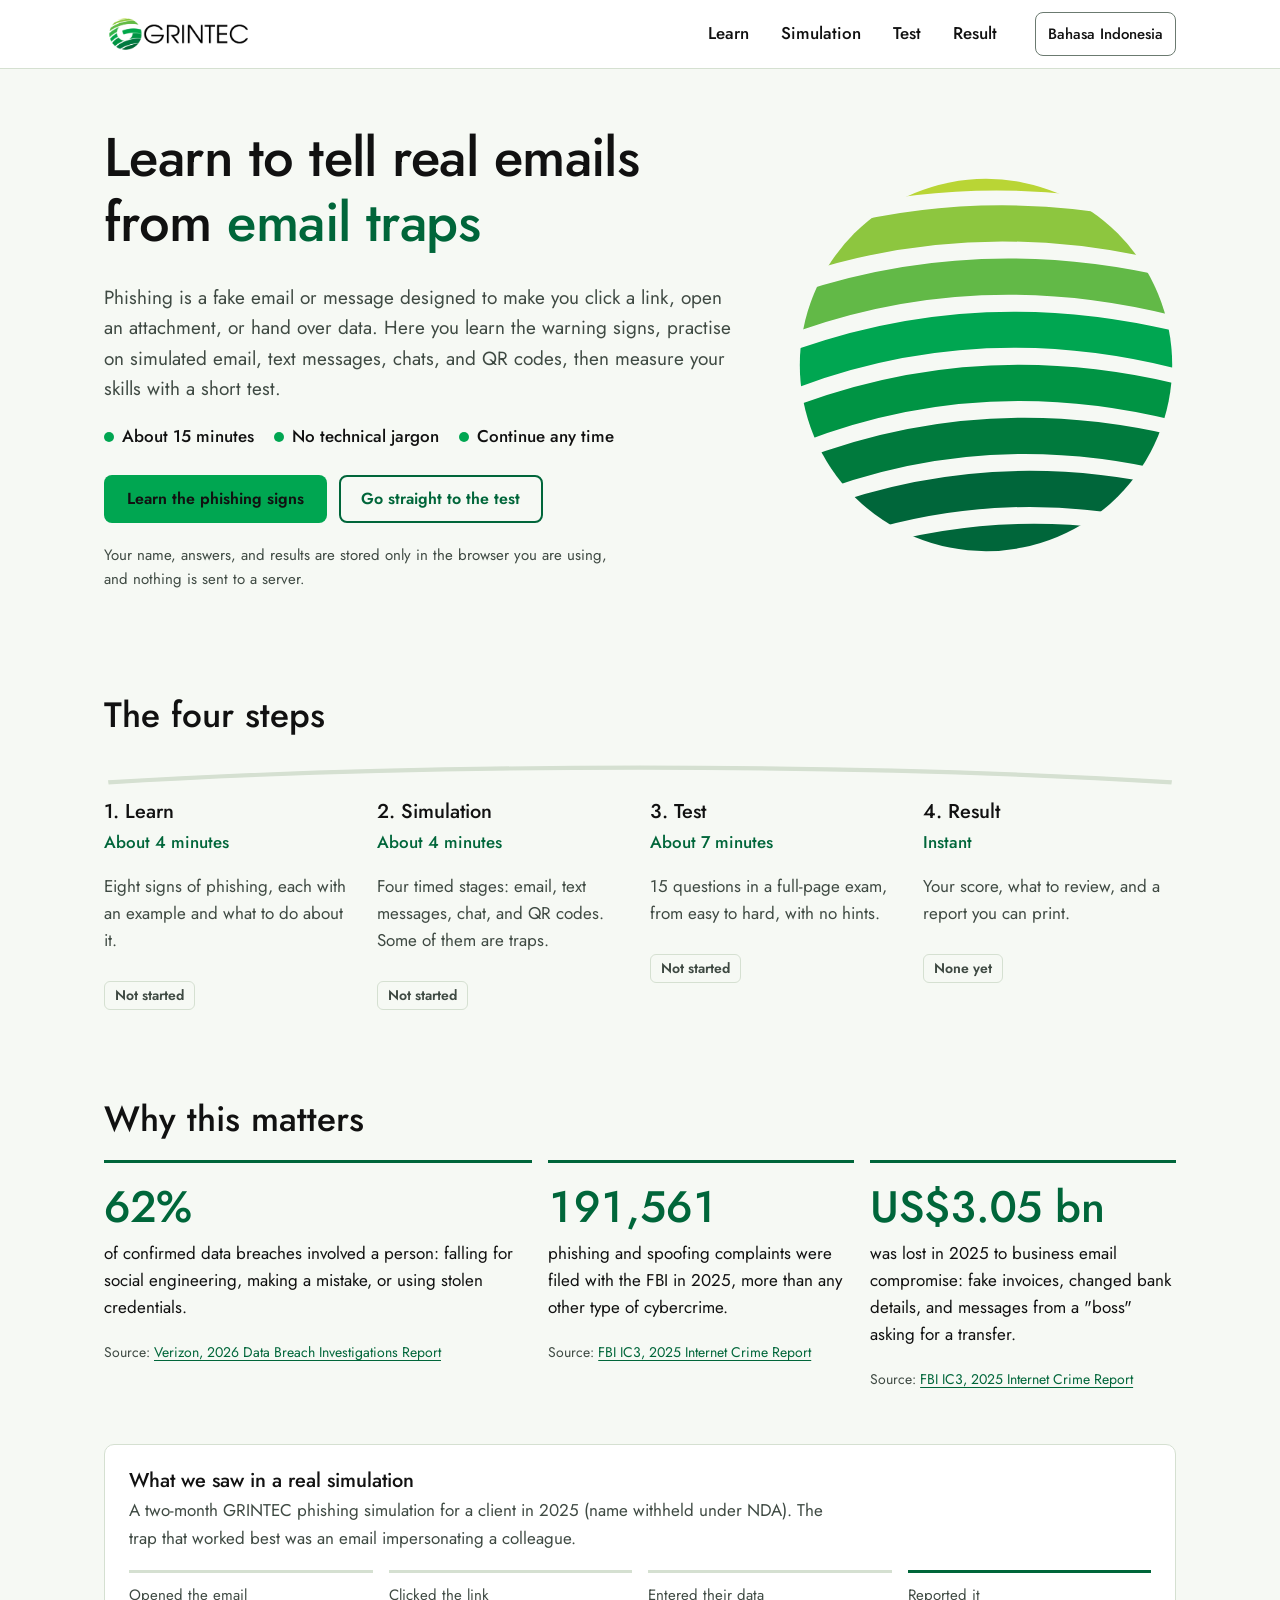
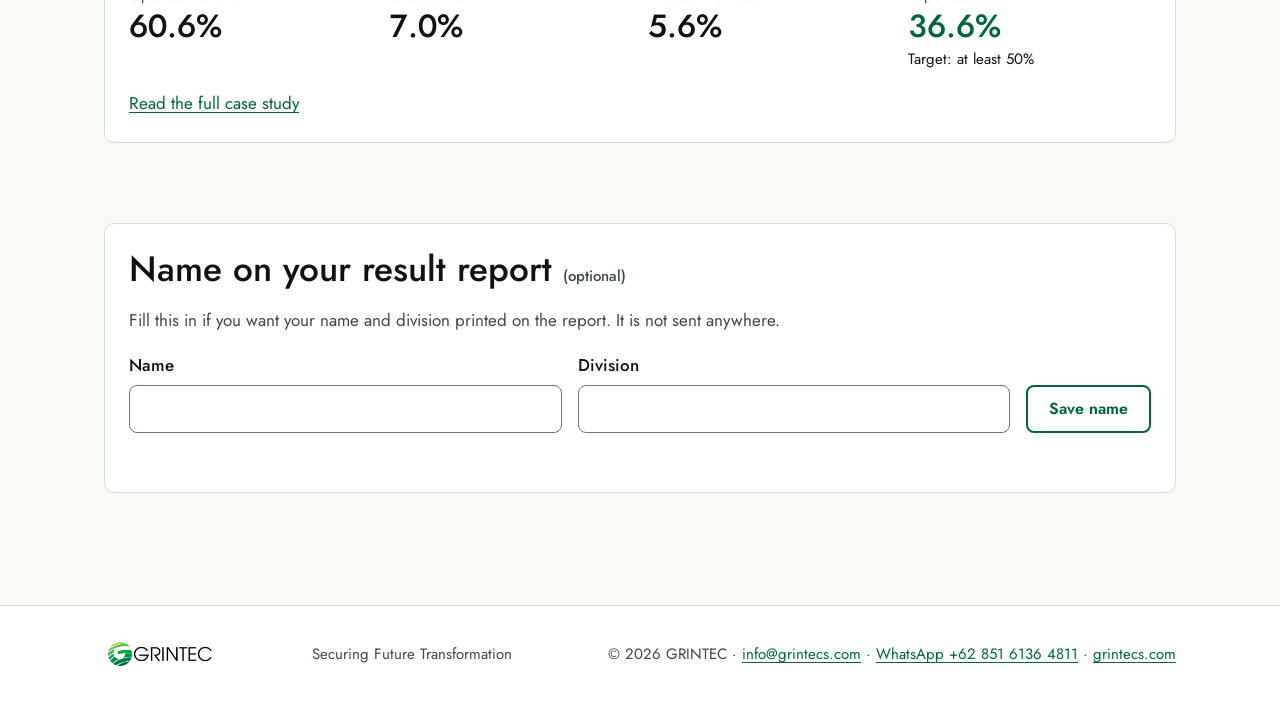
<file: index.html>
<!doctype html>
<html lang="en">
<head>
  <meta charset="utf-8">
  <meta name="viewport" content="width=device-width, initial-scale=1">
  <title>Spot Phishing | GRINTEC</title>
  <meta name="description" content="Phishing email awareness training and pre-assessment by GRINTEC.">
  <link rel="alternate" hreflang="id" href="id/index.html">
  <link rel="preload" href="assets/fonts/jost-latin-wght-normal.woff2" as="font" type="font/woff2" crossorigin>
  <link rel="stylesheet" href="assets/css/style.css">
</head>
<body>
  <a class="skip-link" href="#main">Skip to content</a>

  <header class="site-header">
    <div class="container">
      <a class="brand" href="index.html"><img src="assets/img/logo-grintec.png" alt="GRINTEC, home" width="800" height="229"></a>
      <nav class="site-nav" aria-label="Main navigation">
        <ul>
          <li><a href="learn.html">Learn</a></li>
          <li><a href="simulation.html">Simulation</a></li>
          <li><a href="assessment.html">Test</a></li>
          <li><a href="result.html">Result</a></li>
        </ul>
      </nav>
      <a class="lang-switch" href="id/index.html" lang="id" hreflang="id">Bahasa Indonesia</a>
    </div>
  </header>

  <main id="main">
    <!-- Hero -->
    <section class="hero" aria-labelledby="hero-title">
      <div class="container">
        <div>
          <h1 id="hero-title">Learn to tell real emails from <em>email traps</em></h1>
          <p class="hero-lead">Phishing is a fake email or message designed to make you click a link, open an attachment, or hand over data. Here you learn the warning signs, practise on simulated email, text messages, chats, and QR codes, then measure your skills with a short test.</p>
          <ul class="hero-meta">
            <li>About 15 minutes</li>
            <li>No technical jargon</li>
            <li>Continue any time</li>
          </ul>
          <div class="btn-row">
            <a class="btn btn-primary" href="learn.html">Learn the phishing signs</a>
            <a class="btn btn-secondary" href="assessment.html">Go straight to the test</a>
          </div>
          <p class="privacy-note">Your name, answers, and results are stored only in the browser you are using, and nothing is sent to a server.</p>
        </div>

        <!-- Curved line motif from the logo symbol, decorative -->
        <svg class="hero-motif" viewBox="0 0 400 400" aria-hidden="true" focusable="false">
          <defs><clipPath id="motif-clip"><circle cx="200" cy="200" r="196"/></clipPath></defs>
          <g clip-path="url(#motif-clip)" fill="none" stroke-width="38" stroke-linecap="butt">
            <path d="M-40 40 Q 190 -40 440 30" stroke="#B9D535"/>
            <path d="M-40 100 Q 190 10 440 85" stroke="#8DC63F"/>
            <path d="M-40 160 Q 190 65 440 140" stroke="#62B947"/>
            <path d="M-40 220 Q 190 120 440 195" stroke="#00A651"/>
            <path d="M-40 280 Q 190 175 440 250" stroke="#009444"/>
            <path d="M-40 340 Q 190 230 440 305" stroke="#007A3D"/>
            <path d="M-40 400 Q 190 285 440 360" stroke="#00663A"/>
            <path d="M-40 460 Q 190 340 440 415" stroke="#00663A"/>
          </g>
        </svg>
      </div>
    </section>

    <!-- Resume banner, shown when progress is saved -->
    <section class="resume" id="resume" hidden aria-label="Saved progress">
      <div class="container">
        <div class="panel">
          <p id="resume-text"></p>
          <div class="btn-row">
            <a class="btn btn-primary" id="resume-link" href="learn.html">Continue</a>
            <button class="btn btn-quiet" type="button" data-reset-open aria-expanded="false" aria-controls="reset-home">Start over</button>
          </div>
        </div>
        <div class="notice notice-warn confirm-box" id="reset-home" hidden>
          <p>All progress, your name, and test results in this browser will be deleted. Continue?</p>
          <div class="btn-row">
            <button class="btn btn-danger" type="button" data-reset-confirm>Yes, delete everything</button>
            <button class="btn btn-quiet" type="button" data-reset-cancel>Cancel</button>
          </div>
        </div>
      </div>
    </section>

    <!-- Four stages -->
    <section class="journey" aria-labelledby="journey-title">
      <div class="container">
        <h2 id="journey-title">The four steps</h2>
        <svg class="curve journey-curve" viewBox="0 0 1000 40" preserveAspectRatio="none" aria-hidden="true" focusable="false">
          <defs>
            <linearGradient id="g-journey" x1="0" x2="1">
              <stop offset="0" stop-color="#B9D535"/><stop offset=".5" stop-color="#00A651"/><stop offset="1" stop-color="#00663A"/>
            </linearGradient>
          </defs>
          <path class="track" d="M4 32 C 300 4, 700 4, 996 32" fill="none" stroke-width="6"/>
          <path class="fill" id="journey-fill" d="M4 32 C 300 4, 700 4, 996 32" fill="none" stroke="url(#g-journey)" stroke-width="6" stroke-linecap="butt" pathLength="100" stroke-dasharray="100" stroke-dashoffset="100"/>
        </svg>
        <ol class="stages">
          <li>
            <a href="learn.html">
              <h3>1. Learn</h3>
              <p class="time">About 4 minutes</p>
              <p class="muted">Eight signs of phishing, each with an example and what to do about it.</p>
            </a>
            <span class="stage-status" data-stage="learn">Not started</span>
          </li>
          <li>
            <a href="simulation.html">
              <h3>2. Simulation</h3>
              <p class="time">About 4 minutes</p>
              <p class="muted">Four timed stages: email, text messages, chat, and QR codes. Some of them are traps.</p>
            </a>
            <span class="stage-status" data-stage="sim">Not started</span>
          </li>
          <li>
            <a href="assessment.html">
              <h3>3. Test</h3>
              <p class="time">About 7 minutes</p>
              <p class="muted">15 questions in a full-page exam, from easy to hard, with no hints.</p>
            </a>
            <span class="stage-status" data-stage="test">Not started</span>
          </li>
          <li>
            <a href="result.html">
              <h3>4. Result</h3>
              <p class="time">Instant</p>
              <p class="muted">Your score, what to review, and a report you can print.</p>
            </a>
            <span class="stage-status" data-stage="result">None yet</span>
          </li>
        </ol>
      </div>
    </section>

    <!-- Threat statistics. Every figure links to its source.
         Checked November 2026. Update when newer editions are published. -->
    <section class="threats" aria-labelledby="threats-title">
      <div class="container">
        <h2 id="threats-title">Why this matters</h2>
        <div class="grid">
          <div class="stat">
            <span class="num">62%</span>
            <p>of confirmed data breaches involved a person: falling for social engineering, making a mistake, or using stolen credentials.</p>
            <cite>Source: <a href="https://www.verizon.com/business/resources/reports/dbir/" rel="noopener">Verizon, 2026 Data Breach Investigations Report</a></cite>
          </div>
          <div class="stat">
            <span class="num">191,561</span>
            <p>phishing and spoofing complaints were filed with the FBI in 2025, more than any other type of cybercrime.</p>
            <cite>Source: <a href="https://www.ic3.gov/AnnualReport/Reports/2025_IC3Report.pdf" rel="noopener">FBI IC3, 2025 Internet Crime Report</a></cite>
          </div>
          <div class="stat">
            <span class="num">US$3.05 bn</span>
            <p>was lost in 2025 to business email compromise: fake invoices, changed bank details, and messages from a "boss" asking for a transfer.</p>
            <cite>Source: <a href="https://www.ic3.gov/AnnualReport/Reports/2025_IC3Report.pdf" rel="noopener">FBI IC3, 2025 Internet Crime Report</a></cite>
          </div>
        </div>

        <!-- GRINTEC's own case study: real client data, client name withheld under NDA -->
        <div class="case">
          <div class="case-head">
            <h3>What we saw in a real simulation</h3>
            <p class="muted">A two-month GRINTEC phishing simulation for a client in 2025 (name withheld under NDA). The trap that worked best was an email impersonating a colleague.</p>
          </div>
          <dl class="case-figures">
            <div><dt>Opened the email</dt><dd>60.6%</dd></div>
            <div><dt>Clicked the link</dt><dd>7.0%</dd></div>
            <div><dt>Entered their data</dt><dd>5.6%</dd></div>
            <div class="case-key"><dt>Reported it</dt><dd>36.6%</dd><span class="small">Target: at least 50%</span></div>
          </dl>
          <a href="https://grintecs.com/en/works/phishing-simulation-casestudy/" rel="noopener">Read the full case study</a>
        </div>
      </div>
    </section>

    <!-- Optional identity, shown on the result page only -->
    <section class="identity" aria-labelledby="identity-title">
      <div class="container">
        <div class="panel">
          <h2 id="identity-title">Name on your result report <span class="muted small">(optional)</span></h2>
          <p class="muted">Fill this in if you want your name and division printed on the report. It is not sent anywhere.</p>
          <form id="identity-form" novalidate>
            <div class="field">
              <label for="f-name">Name</label>
              <input id="f-name" name="name" type="text" autocomplete="name" maxlength="60">
            </div>
            <div class="field">
              <label for="f-division">Division</label>
              <input id="f-division" name="division" type="text" autocomplete="organization-title" maxlength="60">
            </div>
            <button class="btn btn-secondary" type="submit">Save name</button>
          </form>
          <p class="form-status" id="identity-status" role="status"></p>
        </div>
      </div>
    </section>
  </main>

  <footer class="site-footer">
    <div class="container">
      <img src="assets/img/logo-grintec.png" alt="GRINTEC" width="800" height="229">
      <p>Securing Future Transformation</p>
      <p>© 2026 GRINTEC · <a href="mailto:info@grintecs.com">info@grintecs.com</a> · <a href="https://wa.me/6285161364811" rel="noopener">WhatsApp +62 851 6136 4811</a> · <a href="https://grintecs.com/en/" rel="noopener">grintecs.com</a></p>
    </div>
  </footer>

  <script src="assets/js/i18n.js"></script>
  <script src="assets/js/app.js"></script>
</body>
</html>
</file>
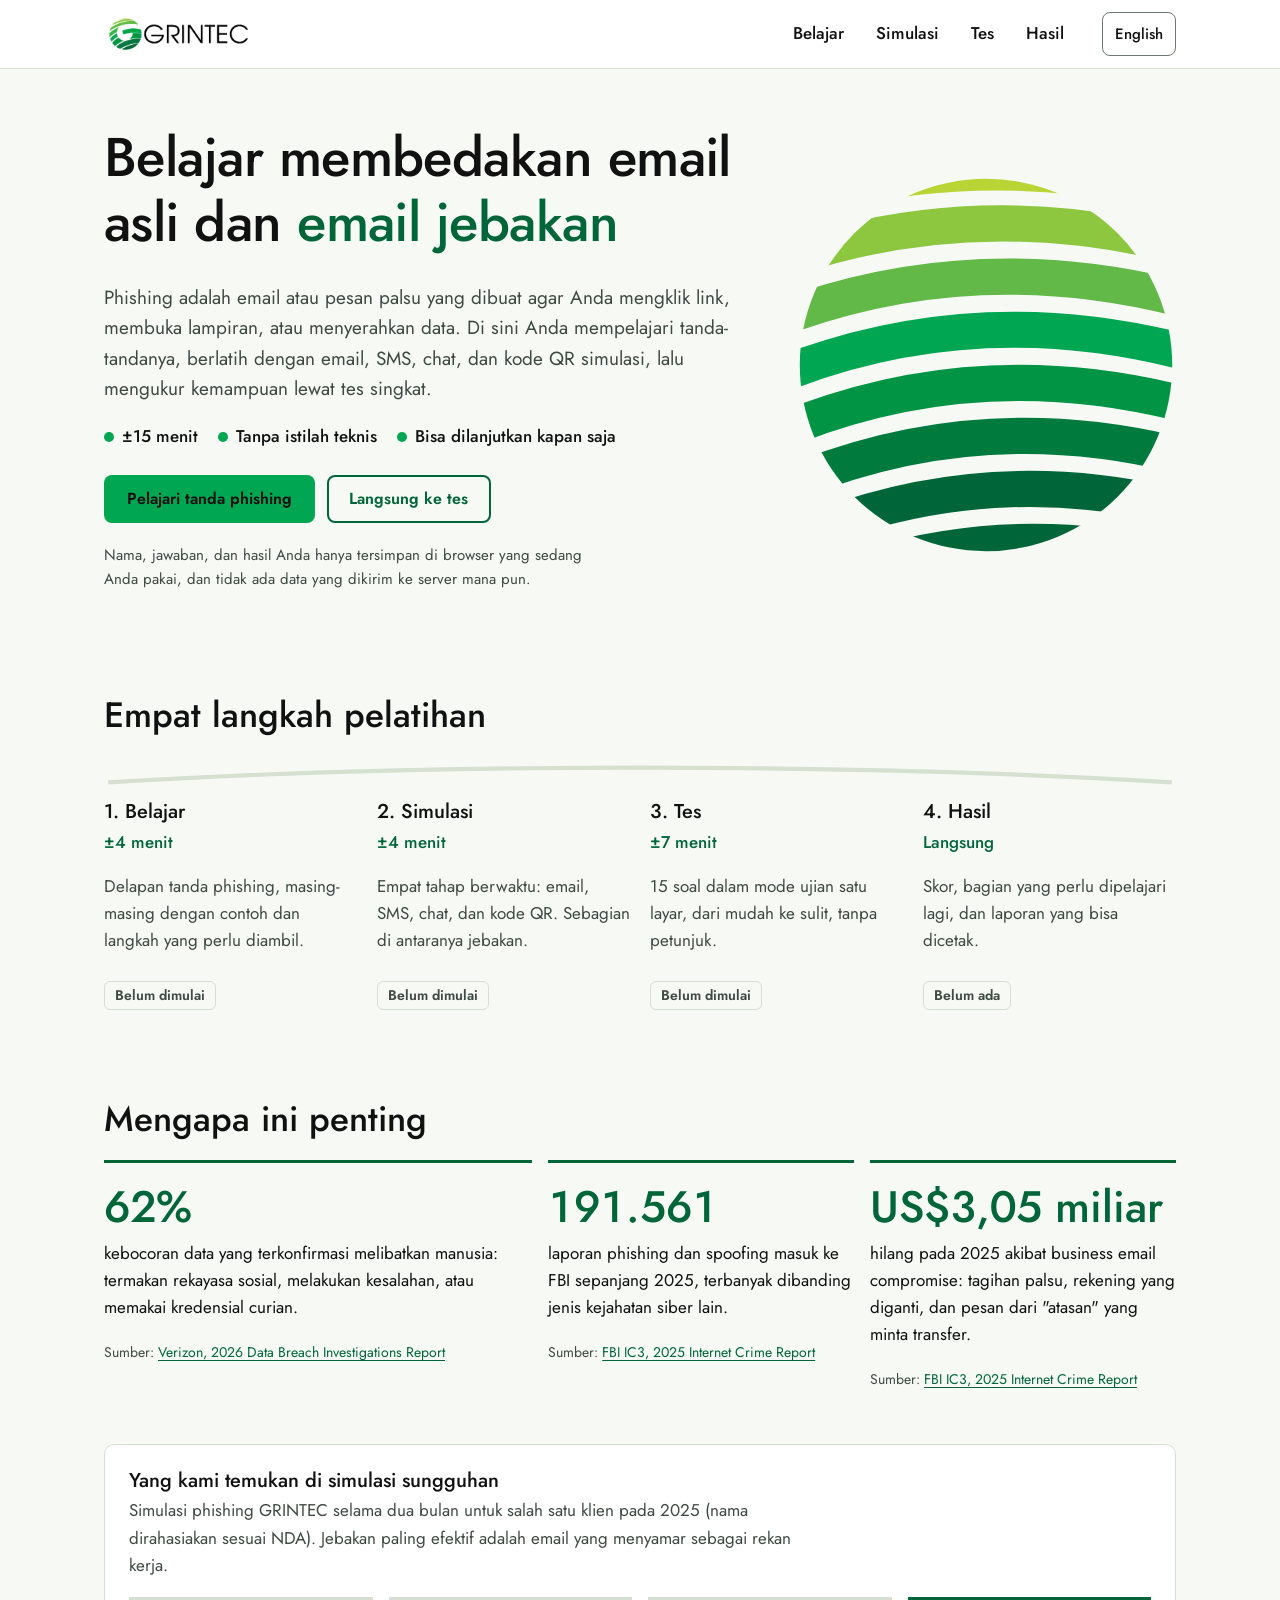
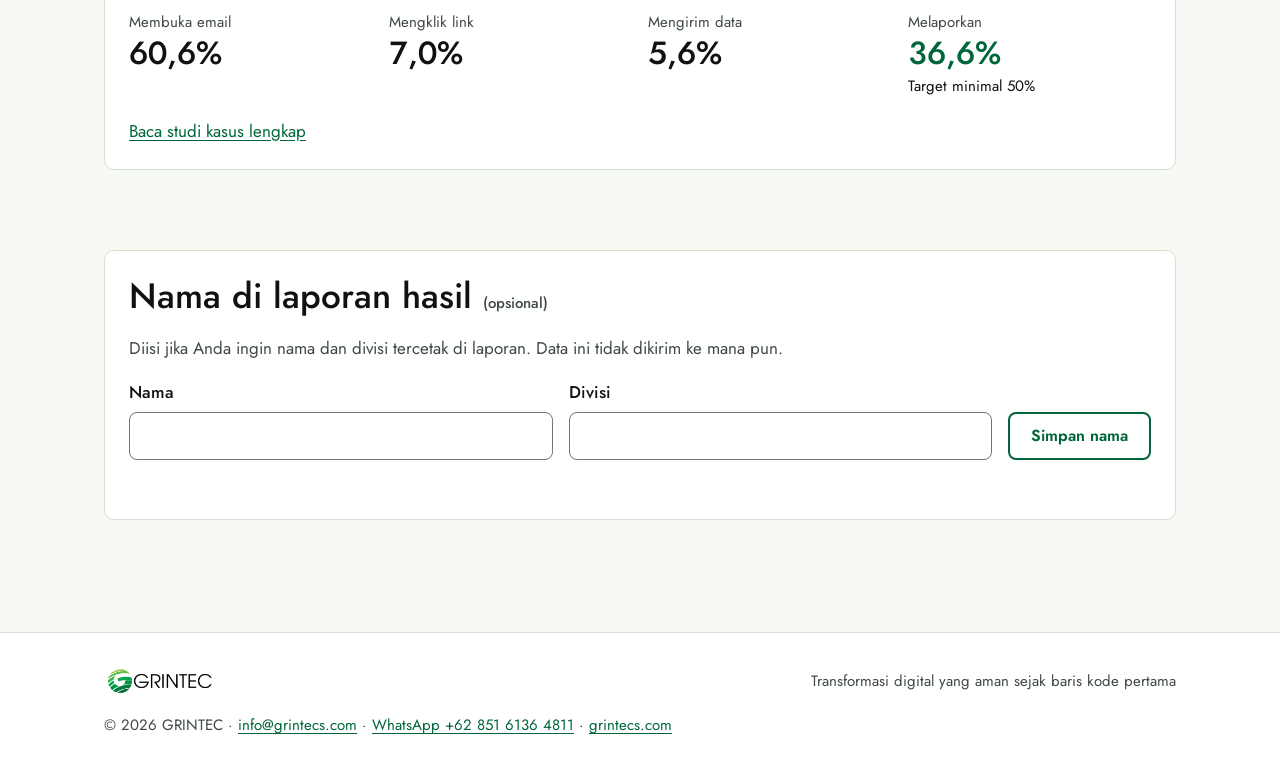
<file: id/index.html>
<!doctype html>
<html lang="id">
<head>
  <meta charset="utf-8">
  <meta name="viewport" content="width=device-width, initial-scale=1">
  <title>Kenali Phishing | GRINTEC</title>
  <meta name="description" content="Materi edukasi dan pre-assessment deteksi email phishing dari GRINTEC.">
  <link rel="alternate" hreflang="en" href="../index.html">
  <link rel="preload" href="../assets/fonts/jost-latin-wght-normal.woff2" as="font" type="font/woff2" crossorigin>
  <link rel="stylesheet" href="../assets/css/style.css">
</head>
<body>
  <a class="skip-link" href="#main">Lewati ke konten</a>

  <header class="site-header">
    <div class="container">
      <a class="brand" href="index.html"><img src="../assets/img/logo-grintec.png" alt="GRINTEC, ke beranda" width="800" height="229"></a>
      <nav class="site-nav" aria-label="Navigasi utama">
        <ul>
          <li><a href="learn.html">Belajar</a></li>
          <li><a href="simulation.html">Simulasi</a></li>
          <li><a href="assessment.html">Tes</a></li>
          <li><a href="result.html">Hasil</a></li>
        </ul>
      </nav>
      <a class="lang-switch" href="../index.html" lang="en" hreflang="en">English</a>
    </div>
  </header>

  <main id="main">
    <!-- Hero -->
    <section class="hero" aria-labelledby="hero-title">
      <div class="container">
        <div>
          <h1 id="hero-title">Belajar membedakan email asli dan <em>email jebakan</em></h1>
          <p class="hero-lead">Phishing adalah email atau pesan palsu yang dibuat agar Anda mengklik link, membuka lampiran, atau menyerahkan data. Di sini Anda mempelajari tanda-tandanya, berlatih dengan email, SMS, chat, dan kode QR simulasi, lalu mengukur kemampuan lewat tes singkat.</p>
          <ul class="hero-meta">
            <li>±15 menit</li>
            <li>Tanpa istilah teknis</li>
            <li>Bisa dilanjutkan kapan saja</li>
          </ul>
          <div class="btn-row">
            <a class="btn btn-primary" href="learn.html">Pelajari tanda phishing</a>
            <a class="btn btn-secondary" href="assessment.html">Langsung ke tes</a>
          </div>
          <p class="privacy-note">Nama, jawaban, dan hasil Anda hanya tersimpan di browser yang sedang Anda pakai, dan tidak ada data yang dikirim ke server mana pun.</p>
        </div>

        <!-- Motif garis lengkung dari simbol logo, dekoratif -->
        <svg class="hero-motif" viewBox="0 0 400 400" aria-hidden="true" focusable="false">
          <defs><clipPath id="motif-clip"><circle cx="200" cy="200" r="196"/></clipPath></defs>
          <g clip-path="url(#motif-clip)" fill="none" stroke-width="38" stroke-linecap="butt">
            <path d="M-40 40 Q 190 -40 440 30" stroke="#B9D535"/>
            <path d="M-40 100 Q 190 10 440 85" stroke="#8DC63F"/>
            <path d="M-40 160 Q 190 65 440 140" stroke="#62B947"/>
            <path d="M-40 220 Q 190 120 440 195" stroke="#00A651"/>
            <path d="M-40 280 Q 190 175 440 250" stroke="#009444"/>
            <path d="M-40 340 Q 190 230 440 305" stroke="#007A3D"/>
            <path d="M-40 400 Q 190 285 440 360" stroke="#00663A"/>
            <path d="M-40 460 Q 190 340 440 415" stroke="#00663A"/>
          </g>
        </svg>
      </div>
    </section>

    <!-- Banner lanjutkan, muncul jika ada progres tersimpan -->
    <section class="resume" id="resume" hidden aria-label="Progres tersimpan">
      <div class="container">
        <div class="panel">
          <p id="resume-text"></p>
          <div class="btn-row">
            <a class="btn btn-primary" id="resume-link" href="learn.html">Lanjutkan</a>
            <button class="btn btn-quiet" type="button" data-reset-open aria-expanded="false" aria-controls="reset-home">Mulai ulang</button>
          </div>
        </div>
        <div class="notice notice-warn confirm-box" id="reset-home" hidden>
          <p>Semua progres, nama, dan hasil tes di browser ini akan dihapus. Lanjutkan?</p>
          <div class="btn-row">
            <button class="btn btn-danger" type="button" data-reset-confirm>Ya, hapus semua</button>
            <button class="btn btn-quiet" type="button" data-reset-cancel>Batal</button>
          </div>
        </div>
      </div>
    </section>

    <!-- Alur empat tahap -->
    <section class="journey" aria-labelledby="journey-title">
      <div class="container">
        <h2 id="journey-title">Empat langkah pelatihan</h2>
        <svg class="curve journey-curve" viewBox="0 0 1000 40" preserveAspectRatio="none" aria-hidden="true" focusable="false">
          <defs>
            <linearGradient id="g-journey" x1="0" x2="1">
              <stop offset="0" stop-color="#B9D535"/><stop offset=".5" stop-color="#00A651"/><stop offset="1" stop-color="#00663A"/>
            </linearGradient>
          </defs>
          <path class="track" d="M4 32 C 300 4, 700 4, 996 32" fill="none" stroke-width="6"/>
          <path class="fill" id="journey-fill" d="M4 32 C 300 4, 700 4, 996 32" fill="none" stroke="url(#g-journey)" stroke-width="6" stroke-linecap="butt" pathLength="100" stroke-dasharray="100" stroke-dashoffset="100"/>
        </svg>
        <ol class="stages">
          <li>
            <a href="learn.html">
              <h3>1. Belajar</h3>
              <p class="time">±4 menit</p>
              <p class="muted">Delapan tanda phishing, masing-masing dengan contoh dan langkah yang perlu diambil.</p>
            </a>
            <span class="stage-status" data-stage="learn">Belum dimulai</span>
          </li>
          <li>
            <a href="simulation.html">
              <h3>2. Simulasi</h3>
              <p class="time">±4 menit</p>
              <p class="muted">Empat tahap berwaktu: email, SMS, chat, dan kode QR. Sebagian di antaranya jebakan.</p>
            </a>
            <span class="stage-status" data-stage="sim">Belum dimulai</span>
          </li>
          <li>
            <a href="assessment.html">
              <h3>3. Tes</h3>
              <p class="time">±7 menit</p>
              <p class="muted">15 soal dalam mode ujian satu layar, dari mudah ke sulit, tanpa petunjuk.</p>
            </a>
            <span class="stage-status" data-stage="test">Belum dimulai</span>
          </li>
          <li>
            <a href="result.html">
              <h3>4. Hasil</h3>
              <p class="time">Langsung</p>
              <p class="muted">Skor, bagian yang perlu dipelajari lagi, dan laporan yang bisa dicetak.</p>
            </a>
            <span class="stage-status" data-stage="result">Belum ada</span>
          </li>
        </ol>
      </div>
    </section>

    <!-- Statistik ancaman. Setiap angka terhubung ke sumbernya.
         Dicek November 2026. Perbarui saat edisi baru terbit. -->
    <section class="threats" aria-labelledby="threats-title">
      <div class="container">
        <h2 id="threats-title">Mengapa ini penting</h2>
        <div class="grid">
          <div class="stat">
            <span class="num">62%</span>
            <p>kebocoran data yang terkonfirmasi melibatkan manusia: termakan rekayasa sosial, melakukan kesalahan, atau memakai kredensial curian.</p>
            <cite>Sumber: <a href="https://www.verizon.com/business/resources/reports/dbir/" rel="noopener">Verizon, 2026 Data Breach Investigations Report</a></cite>
          </div>
          <div class="stat">
            <span class="num">191.561</span>
            <p>laporan phishing dan spoofing masuk ke FBI sepanjang 2025, terbanyak dibanding jenis kejahatan siber lain.</p>
            <cite>Sumber: <a href="https://www.ic3.gov/AnnualReport/Reports/2025_IC3Report.pdf" rel="noopener">FBI IC3, 2025 Internet Crime Report</a></cite>
          </div>
          <div class="stat">
            <span class="num">US$3,05 miliar</span>
            <p>hilang pada 2025 akibat business email compromise: tagihan palsu, rekening yang diganti, dan pesan dari "atasan" yang minta transfer.</p>
            <cite>Sumber: <a href="https://www.ic3.gov/AnnualReport/Reports/2025_IC3Report.pdf" rel="noopener">FBI IC3, 2025 Internet Crime Report</a></cite>
          </div>
        </div>

        <!-- Studi kasus GRINTEC sendiri: data klien nyata, nama klien dirahasiakan (NDA) -->
        <div class="case">
          <div class="case-head">
            <h3>Yang kami temukan di simulasi sungguhan</h3>
            <p class="muted">Simulasi phishing GRINTEC selama dua bulan untuk salah satu klien pada 2025 (nama dirahasiakan sesuai NDA). Jebakan paling efektif adalah email yang menyamar sebagai rekan kerja.</p>
          </div>
          <dl class="case-figures">
            <div><dt>Membuka email</dt><dd>60,6%</dd></div>
            <div><dt>Mengklik link</dt><dd>7,0%</dd></div>
            <div><dt>Mengirim data</dt><dd>5,6%</dd></div>
            <div class="case-key"><dt>Melaporkan</dt><dd>36,6%</dd><span class="small">Target minimal 50%</span></div>
          </dl>
          <a href="https://grintecs.com/id/works/phishing-simulation-casestudy/" rel="noopener">Baca studi kasus lengkap</a>
        </div>
      </div>
    </section>

    <!-- Identitas opsional, hanya untuk ditampilkan di halaman hasil -->
    <section class="identity" aria-labelledby="identity-title">
      <div class="container">
        <div class="panel">
          <h2 id="identity-title">Nama di laporan hasil <span class="muted small">(opsional)</span></h2>
          <p class="muted">Diisi jika Anda ingin nama dan divisi tercetak di laporan. Data ini tidak dikirim ke mana pun.</p>
          <form id="identity-form" novalidate>
            <div class="field">
              <label for="f-name">Nama</label>
              <input id="f-name" name="name" type="text" autocomplete="name" maxlength="60">
            </div>
            <div class="field">
              <label for="f-division">Divisi</label>
              <input id="f-division" name="division" type="text" autocomplete="organization-title" maxlength="60">
            </div>
            <button class="btn btn-secondary" type="submit">Simpan nama</button>
          </form>
          <p class="form-status" id="identity-status" role="status"></p>
        </div>
      </div>
    </section>
  </main>

  <footer class="site-footer">
    <div class="container">
      <img src="../assets/img/logo-grintec.png" alt="GRINTEC" width="800" height="229">
      <p>Transformasi digital yang aman sejak baris kode pertama</p>
      <p>© 2026 GRINTEC · <a href="mailto:info@grintecs.com">info@grintecs.com</a> · <a href="https://wa.me/6285161364811" rel="noopener">WhatsApp +62 851 6136 4811</a> · <a href="https://grintecs.com/id/" rel="noopener">grintecs.com</a></p>
    </div>
  </footer>

  <script src="../assets/js/i18n.js"></script>
  <script src="../assets/js/app.js"></script>
</body>
</html>
</file>
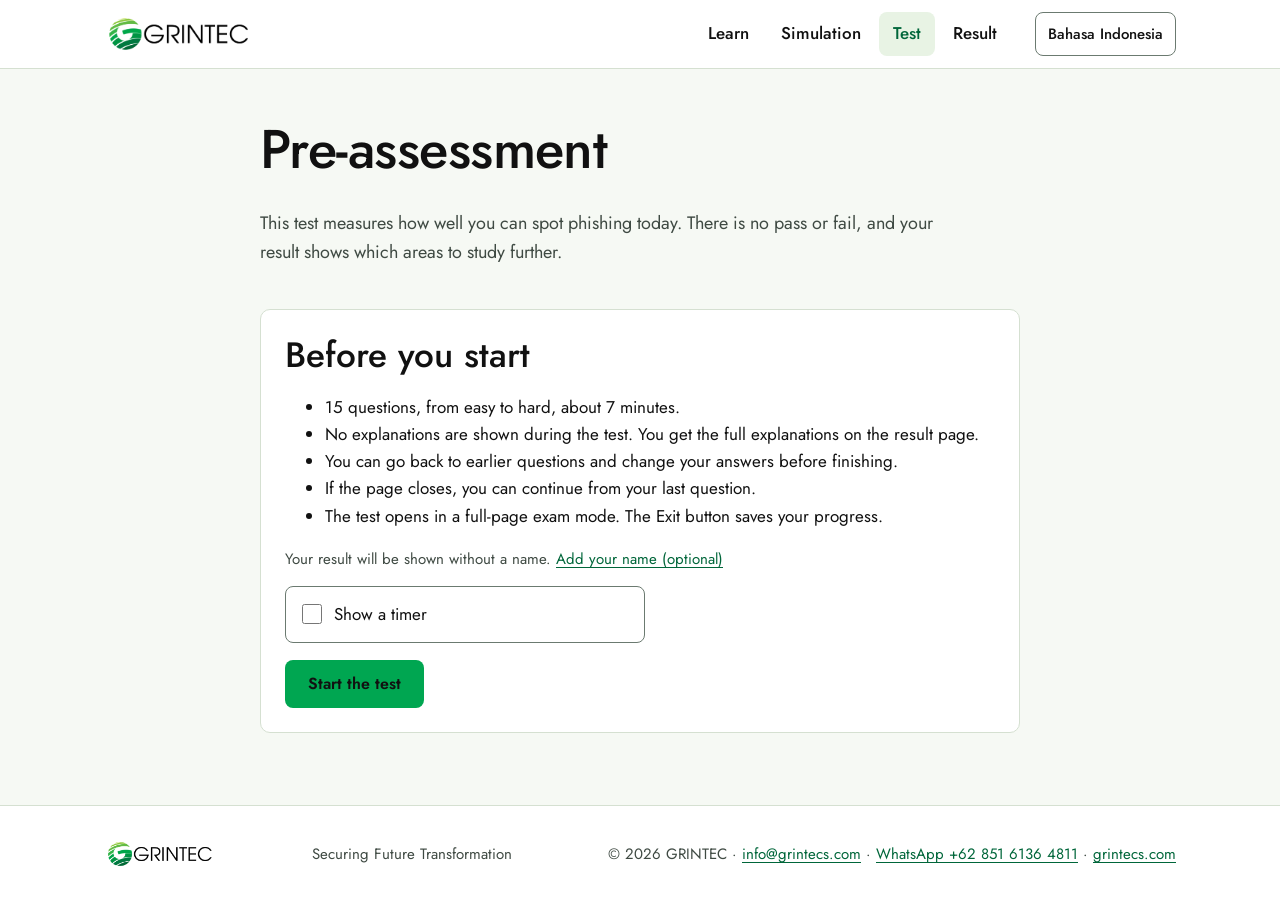
<file: assessment.html>
<!doctype html>
<html lang="en">
<head>
  <meta charset="utf-8">
  <meta name="viewport" content="width=device-width, initial-scale=1">
  <title>Phishing Pre-Assessment | GRINTEC</title>
  <meta name="description" content="A short test to measure your starting ability to spot phishing.">
  <link rel="alternate" hreflang="id" href="id/assessment.html">
  <link rel="preload" href="assets/fonts/jost-latin-wght-normal.woff2" as="font" type="font/woff2" crossorigin>
  <link rel="stylesheet" href="assets/css/style.css">
</head>
<body>
  <a class="skip-link" href="#main">Skip to content</a>

  <header class="site-header">
    <div class="container">
      <a class="brand" href="index.html"><img src="assets/img/logo-grintec.png" alt="GRINTEC, home" width="800" height="229"></a>
      <nav class="site-nav" aria-label="Main navigation">
        <ul>
          <li><a href="learn.html">Learn</a></li>
          <li><a href="simulation.html">Simulation</a></li>
          <li><a href="assessment.html">Test</a></li>
          <li><a href="result.html">Result</a></li>
        </ul>
      </nav>
      <a class="lang-switch" href="id/assessment.html" lang="id" hreflang="id">Bahasa Indonesia</a>
    </div>
  </header>

  <main id="main" class="container">
    <div class="test-wrap">
      <div class="page-head">
        <h1>Pre-assessment</h1>
        <p>This test measures how well you can spot phishing today. There is no pass or fail, and your result shows which areas to study further.</p>
      </div>
      <div id="test-root">
        <p class="state-msg loading">Loading questions</p>
      </div>
    </div>
  </main>

  <footer class="site-footer">
    <div class="container">
      <img src="assets/img/logo-grintec.png" alt="GRINTEC" width="800" height="229">
      <p>Securing Future Transformation</p>
      <p>© 2026 GRINTEC · <a href="mailto:info@grintecs.com">info@grintecs.com</a> · <a href="https://wa.me/6285161364811" rel="noopener">WhatsApp +62 851 6136 4811</a> · <a href="https://grintecs.com/en/" rel="noopener">grintecs.com</a></p>
    </div>
  </footer>

  <script src="data/questions.js"></script>
  <script src="assets/js/i18n.js"></script>
  <script src="assets/js/app.js"></script>
  <script src="assets/js/assessment.js"></script>
</body>
</html>
</file>
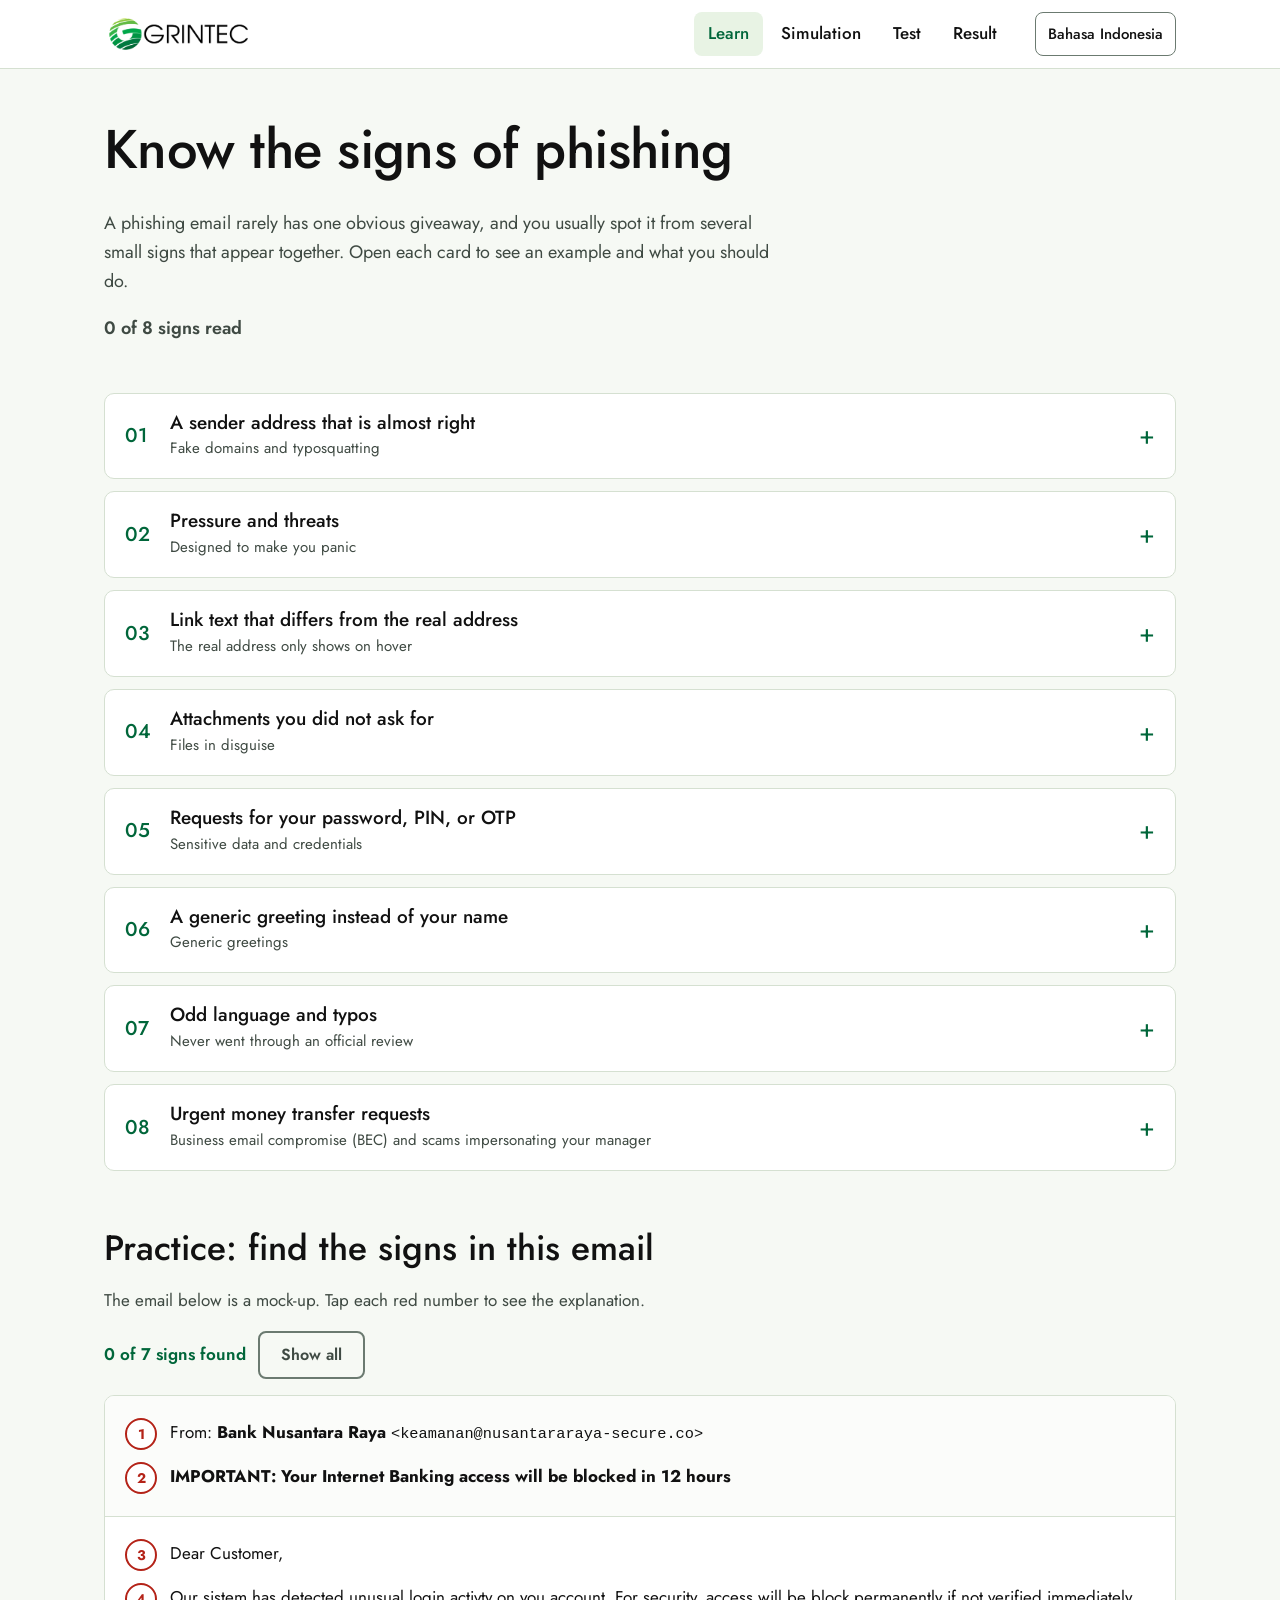
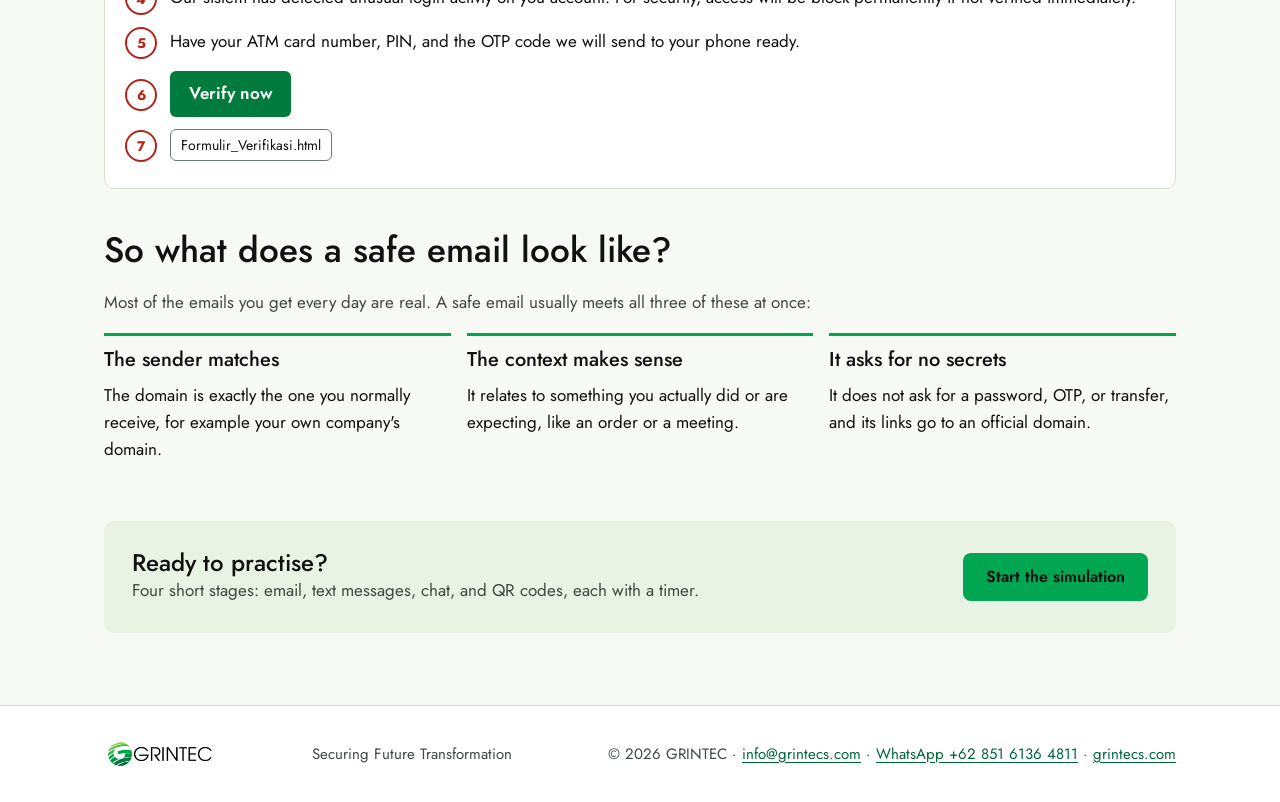
<file: learn.html>
<!doctype html>
<html lang="en">
<head>
  <meta charset="utf-8">
  <meta name="viewport" content="width=device-width, initial-scale=1">
  <title>Know the Signs of Phishing | GRINTEC</title>
  <meta name="description" content="Eight signs of a phishing email, with examples and what to do.">
  <link rel="alternate" hreflang="id" href="id/learn.html">
  <link rel="preload" href="assets/fonts/jost-latin-wght-normal.woff2" as="font" type="font/woff2" crossorigin>
  <link rel="stylesheet" href="assets/css/style.css">
</head>
<body>
  <a class="skip-link" href="#main">Skip to content</a>

  <header class="site-header">
    <div class="container">
      <a class="brand" href="index.html"><img src="assets/img/logo-grintec.png" alt="GRINTEC, home" width="800" height="229"></a>
      <nav class="site-nav" aria-label="Main navigation">
        <ul>
          <li><a href="learn.html">Learn</a></li>
          <li><a href="simulation.html">Simulation</a></li>
          <li><a href="assessment.html">Test</a></li>
          <li><a href="result.html">Result</a></li>
        </ul>
      </nav>
      <a class="lang-switch" href="id/learn.html" lang="id" hreflang="id">Bahasa Indonesia</a>
    </div>
  </header>

  <main id="main" class="container">
    <div class="page-head">
      <h1>Know the signs of phishing</h1>
      <p>A phishing email rarely has one obvious giveaway, and you usually spot it from several small signs that appear together. Open each card to see an example and what you should do.</p>
      <p class="annot-count" id="learn-count" role="status"></p>
    </div>

    <!-- Eight red flags. Card ids are used by recommendations on the result page. -->
    <ol class="flags" id="flags">
      <li>
        <details class="flag-card" id="tanda-domain">
          <summary>
            <div><h3>A sender address that is almost right</h3><p>Fake domains and typosquatting</p></div>
            <span class="read-mark"></span>
          </summary>
          <div class="flag-body">
            <div>
              <p>The sender name can be set to anything, so what you need to read is the email address, especially the part after the @ sign. Scammers create domains that look very close to the real one: swapping a letter, adding words like "secure" or "support", or using a different ending.</p>
              <div class="todo"><h4>What to do</h4><p>Tap the sender name to see the full address. Read the domain letter by letter. If it differs from the one you usually see, don't respond and report it to the IT team.</p></div>
            </div>
            <div class="example">
              <span class="example-label">Example: payroll email</span>
              <div class="row"><span class="tag-ok">Real</span><span class="mono">payroll@contohsejahtera.co.id</span></div>
              <div class="row"><span class="tag-bad">Fake</span><span class="mono">payroll@contohsejahtera<mark class="bad">-mail.com</mark></span></div>
              <div class="row"><span class="tag-bad">Fake</span><span class="mono">payroll@contohsejaht<mark class="bad">re</mark>a.co.id</span><span class="small muted">("e" and "r" swapped)</span></div>
              <div class="row"><span class="tag-bad">Fake</span><span class="mono">payroll@contohsejahtera.co.<mark class="bad">ld</mark></span><span class="small muted">(letter L, not I)</span></div>
            </div>
          </div>
        </details>
      </li>

      <li>
        <details class="flag-card" id="tanda-urgensi">
          <summary>
            <div><h3>Pressure and threats</h3><p>Designed to make you panic</p></div>
            <span class="read-mark"></span>
          </summary>
          <div class="flag-body">
            <div>
              <p>"Account blocked in 2 hours", "fine if not paid now", "last day today". Scammers rely on panic, because people who panic act before they check. Curiosity bait such as "salary list for all employees" works the same way.</p>
              <div class="todo"><h4>What to do</h4><p>Take a moment before acting: official organisations rarely give deadlines of a few hours by email. Check whether it is true through the official app or phone number, not through the email.</p></div>
            </div>
            <div class="example">
              <span class="example-label">Example subject lines</span>
              <div class="row"><span class="urgent-subject">URGENT!!! Your account will be blocked in 2 hours</span></div>
              <div class="row"><span class="urgent-subject">Final warning: late payment penalty</span></div>
              <div class="row"><span>Confidential: 2027 salary revision (do not share)</span></div>
            </div>
          </div>
        </details>
      </li>

      <li>
        <details class="flag-card" id="tanda-link">
          <summary>
            <div><h3>Link text that differs from the real address</h3><p>The real address only shows on hover</p></div>
            <span class="read-mark"></span>
          </summary>
          <div class="flag-body">
            <div>
              <p>The text of a link can say anything, including an official website address. The real destination only appears when you hover over the link, usually in the bottom left corner of the browser. What decides the destination is the domain right before the first slash.</p>
              <div class="todo"><h4>What to do</h4><p>On a computer, hover without clicking. On a phone, long-press the link to see the address. If in doubt, type the official website address yourself.</p></div>
            </div>
            <div class="example">
              <span class="example-label">Try hovering over or tapping this link</span>
              <p><button class="sim-link" type="button" data-url="http://nusantararaya.verifikasi-akun.xyz/login" aria-controls="reveal-1">www.nusantararaya.co.id/login</button></p>
              <span class="url-reveal" id="reveal-1" role="status" hidden></span>
              <p class="small muted" style="margin-top:8px">This link is a simulation and does not open anything.</p>
            </div>
          </div>
        </details>
      </li>

      <li>
        <details class="flag-card" id="tanda-lampiran">
          <summary>
            <div><h3>Attachments you did not ask for</h3><p>Files in disguise</p></div>
            <span class="read-mark"></span>
          </summary>
          <div class="flag-body">
            <div>
              <p>Attachments can contain malware. Be careful with files you were not expecting, especially ones ending in .exe, .zip, .html, or Office files that ask you to "Enable Content". File names can be disguised, for example .pdf.exe, which is really a program.</p>
              <div class="todo"><h4>What to do</h4><p>Don't open unexpected attachments, even from a colleague or a supplier you know. Confirm by chat or phone, and report anything suspicious to the IT team.</p></div>
            </div>
            <div class="example">
              <span class="example-label">Example attachment names</span>
              <div class="row"><span class="file-chip">Invoice_Okt2026.pdf<mark class="bad">.exe</mark></span><span class="tag-bad">Program</span></div>
              <div class="row"><span class="file-chip">Surat_Teguran<mark class="bad">.zip</mark></span><span class="tag-bad">Archive</span></div>
              <div class="row"><span class="file-chip">Laporan_Q3.xls<mark class="bad">m</mark></span><span class="tag-bad">Has macros</span></div>
              <div class="row"><span class="file-chip">Formulir_Verifikasi<mark class="bad">.html</mark></span><span class="tag-bad">Web page</span></div>
            </div>
          </div>
        </details>
      </li>

      <li>
        <details class="flag-card" id="tanda-data">
          <summary>
            <div><h3>Requests for your password, PIN, or OTP</h3><p>Sensitive data and credentials</p></div>
            <span class="read-mark"></span>
          </summary>
          <div class="flag-body">
            <div>
              <p>Banks, tax offices, couriers, and the IT team never ask for your password, PIN, OTP code, or card CVV by email, chat, or phone. Fake sign-in pages are often made to look almost identical to the real ones.</p>
              <div class="todo"><h4>What to do</h4><p>Never give your password or OTP to anyone. If you already typed it into a suspicious page, change your password right away on the official site and report it to the IT team.</p></div>
            </div>
            <div class="example">
              <span class="example-label">Example form on a fake page</span>
              <div class="fake-form" aria-label="Example of a fake form">
                <span>Work email</span>
                <span>Password</span>
                <span>OTP code from SMS</span>
              </div>
              <p class="small" style="margin:10px 0 0"><span class="tag-bad">Danger</span> Asks for a password and an OTP at the same time.</p>
            </div>
          </div>
        </details>
      </li>

      <li>
        <details class="flag-card" id="tanda-salam">
          <summary>
            <div><h3>A generic greeting instead of your name</h3><p>Generic greetings</p></div>
            <span class="read-mark"></span>
          </summary>
          <div class="flag-body">
            <div>
              <p>Phishing is usually sent to thousands of addresses at once, so the scammer does not know your name. Services you use usually do.</p>
              <div class="todo"><h4>What to do</h4><p>If the greeting is generic and the email asks for something, check the other signs: the sender address, the links, and what is being requested.</p></div>
            </div>
            <div class="example">
              <span class="example-label">Example greetings</span>
              <div class="row"><span class="tag-bad">Be careful</span><span>"Dear Customer,"</span></div>
              <div class="row"><span class="tag-bad">Be careful</span><span>"Dear Employee,"</span></div>
              <div class="row"><span class="tag-bad">Be careful</span><span>"Dear Winner,"</span></div>
              <div class="row"><span class="tag-ok">More normal</span><span>Greets you by name</span></div>
            </div>
          </div>
        </details>
      </li>

      <li>
        <details class="flag-card" id="tanda-bahasa">
          <summary>
            <div><h3>Odd language and typos</h3><p>Never went through an official review</p></div>
            <span class="read-mark"></span>
          </summary>
          <div class="flag-body">
            <div>
              <p>Official communication is usually checked before it is sent. Typos, mixed languages, random capital letters, and too many exclamation marks often appear in phishing emails. Some scammers write carefully, so look at this sign together with the others.</p>
              <div class="todo"><h4>What to do</h4><p>Read the email calmly. If the writing style is not what you normally get from that sender, treat it as a reason to check further.</p></div>
            </div>
            <div class="example">
              <span class="example-label">Example sentence</span>
              <p style="margin:0">Dear <mark class="bad">costumer</mark>, we have detected <mark class="bad">suspicous</mark> activity on <mark class="bad">you</mark> account. <mark class="bad">kindly</mark> verify now to avoid it get <mark class="bad">block</mark>!!!</p>
            </div>
          </div>
        </details>
      </li>

      <li>
        <details class="flag-card" id="tanda-transfer">
          <summary>
            <div><h3>Urgent money transfer requests</h3><p>Business email compromise (BEC) and scams impersonating your manager</p></div>
            <span class="read-mark"></span>
          </summary>
          <div class="flag-body">
            <div>
              <p>Scammers pose as a manager, director, or supplier and ask for a quick transfer or a change of bank details. The pattern: a new number or address, a reason why they are busy, a request for secrecy, and "don't call me".</p>
              <div class="todo"><h4>What to do</h4><p>Verify by phone, on the number you already have saved, not the one in the message. Follow the finance approval procedure, however urgent the request sounds.</p></div>
            </div>
            <div class="example">
              <span class="example-label">Example chat</span>
              <div class="chat">
                <span class="who">The Director (new number)</span>
                <div class="bubble">I'm in a meeting. Please transfer Rp48,500,000 to this supplier's account now.</div>
                <div class="bubble">Don't call me yet, I'll explain later. Keep this from the team for now.</div>
              </div>
            </div>
          </div>
        </details>
      </li>
    </ol>

    <!-- Annotated email -->
    <section class="annotated" aria-labelledby="annot-title">
      <div>
        <h2 id="annot-title">Practice: find the signs in this email</h2>
        <p class="muted">The email below is a mock-up. Tap each red number to see the explanation.</p>
        <div class="btn-row" style="align-items:center">
          <span class="annot-count" id="annot-count" role="status"></span>
          <button class="btn btn-quiet" type="button" id="annot-all">Show all</button>
        </div>
      </div>

      <article class="mail-demo" aria-label="Annotated example of a phishing email">
        <div class="mail-head">
          <div class="spot">
            <button class="spot-btn" type="button" data-spot="s1" aria-expanded="false" aria-controls="note-1" aria-label="Sign 1, sender address">1</button>
            <span>From: <strong>Bank Nusantara Raya</strong> <span class="mono">&lt;keamanan@nusantararaya-secure.co&gt;</span></span>
            <div class="spot-note" id="note-1" hidden><strong>Fake domain.</strong> This bank uses nusantararaya.co.id. "-secure" and the .co ending were added to look official.</div>
          </div>
          <div class="spot">
            <button class="spot-btn" type="button" data-spot="s2" aria-expanded="false" aria-controls="note-2" aria-label="Sign 2, subject">2</button>
            <strong>IMPORTANT: Your Internet Banking access will be blocked in 12 hours</strong>
            <div class="spot-note" id="note-2" hidden><strong>Time pressure.</strong> The 12-hour limit is there so you panic and don't stop to check.</div>
          </div>
        </div>
        <div class="mail-content">
          <div class="spot">
            <button class="spot-btn" type="button" data-spot="s3" aria-expanded="false" aria-controls="note-3" aria-label="Sign 3, greeting">3</button>
            Dear Customer,
            <div class="spot-note" id="note-3" hidden><strong>Generic greeting.</strong> Your bank knows your name. This email was sent in bulk.</div>
          </div>
          <div class="spot">
            <button class="spot-btn" type="button" data-spot="s4" aria-expanded="false" aria-controls="note-4" aria-label="Sign 4, language">4</button>
            Our sistem has detected unusual login activty on you account. For security, access will be block permanently if not verified immediately.
            <div class="spot-note" id="note-4" hidden><strong>Odd language.</strong> "sistem", "activty", "you account", and "will be block" rarely get through in a real bank email.</div>
          </div>
          <div class="spot">
            <button class="spot-btn" type="button" data-spot="s5" aria-expanded="false" aria-controls="note-5" aria-label="Sign 5, data request">5</button>
            Have your ATM card number, PIN, and the OTP code we will send to your phone ready.
            <div class="spot-note" id="note-5" hidden><strong>Asks for secret data.</strong> A bank never asks for your PIN or OTP, under any circumstances.</div>
          </div>
          <div class="spot">
            <button class="spot-btn" type="button" data-spot="s6" aria-expanded="false" aria-controls="note-6" aria-label="Sign 6, link">6</button>
            <button class="sim-link as-button" type="button" data-url="http://nusantararaya-secure.co/verifikasi?id=88213" aria-controls="reveal-2">Verify now</button>
            <span class="url-reveal" id="reveal-2" role="status" hidden></span>
            <div class="spot-note" id="note-6" hidden><strong>The link goes to another domain.</strong> Hover over or tap the button: the address is nusantararaya-secure.co, not the bank's official site.</div>
          </div>
          <div class="spot">
            <button class="spot-btn" type="button" data-spot="s7" aria-expanded="false" aria-controls="note-7" aria-label="Sign 7, attachment">7</button>
            <span class="file-chip">Formulir_Verifikasi.html</span>
            <div class="spot-note" id="note-7" hidden><strong>Dangerous attachment.</strong> An .html file can open a fake sign-in page right in your browser.</div>
          </div>
        </div>
      </article>
    </section>

    <!-- Real emails, so users don't treat every email as dangerous -->
    <section id="email-aman" class="result-section" aria-labelledby="safe-title">
      <h2 id="safe-title">So what does a safe email look like?</h2>
      <p class="muted">Most of the emails you get every day are real. A safe email usually meets all three of these at once:</p>
      <div class="safe-guide">
        <div><h3>The sender matches</h3><p>The domain is exactly the one you normally receive, for example your own company's domain.</p></div>
        <div><h3>The context makes sense</h3><p>It relates to something you actually did or are expecting, like an order or a meeting.</p></div>
        <div><h3>It asks for no secrets</h3><p>It does not ask for a password, OTP, or transfer, and its links go to an official domain.</p></div>
      </div>
    </section>

    <div class="next-step">
      <div>
        <h2>Ready to practise?</h2>
        <p class="muted" style="margin:0">Four short stages: email, text messages, chat, and QR codes, each with a timer.</p>
      </div>
      <a class="btn btn-primary" href="simulation.html">Start the simulation</a>
    </div>
  </main>

  <footer class="site-footer">
    <div class="container">
      <img src="assets/img/logo-grintec.png" alt="GRINTEC" width="800" height="229">
      <p>Securing Future Transformation</p>
      <p>© 2026 GRINTEC · <a href="mailto:info@grintecs.com">info@grintecs.com</a> · <a href="https://wa.me/6285161364811" rel="noopener">WhatsApp +62 851 6136 4811</a> · <a href="https://grintecs.com/en/" rel="noopener">grintecs.com</a></p>
    </div>
  </footer>

  <script src="assets/js/i18n.js"></script>
  <script src="assets/js/app.js"></script>
</body>
</html>
</file>
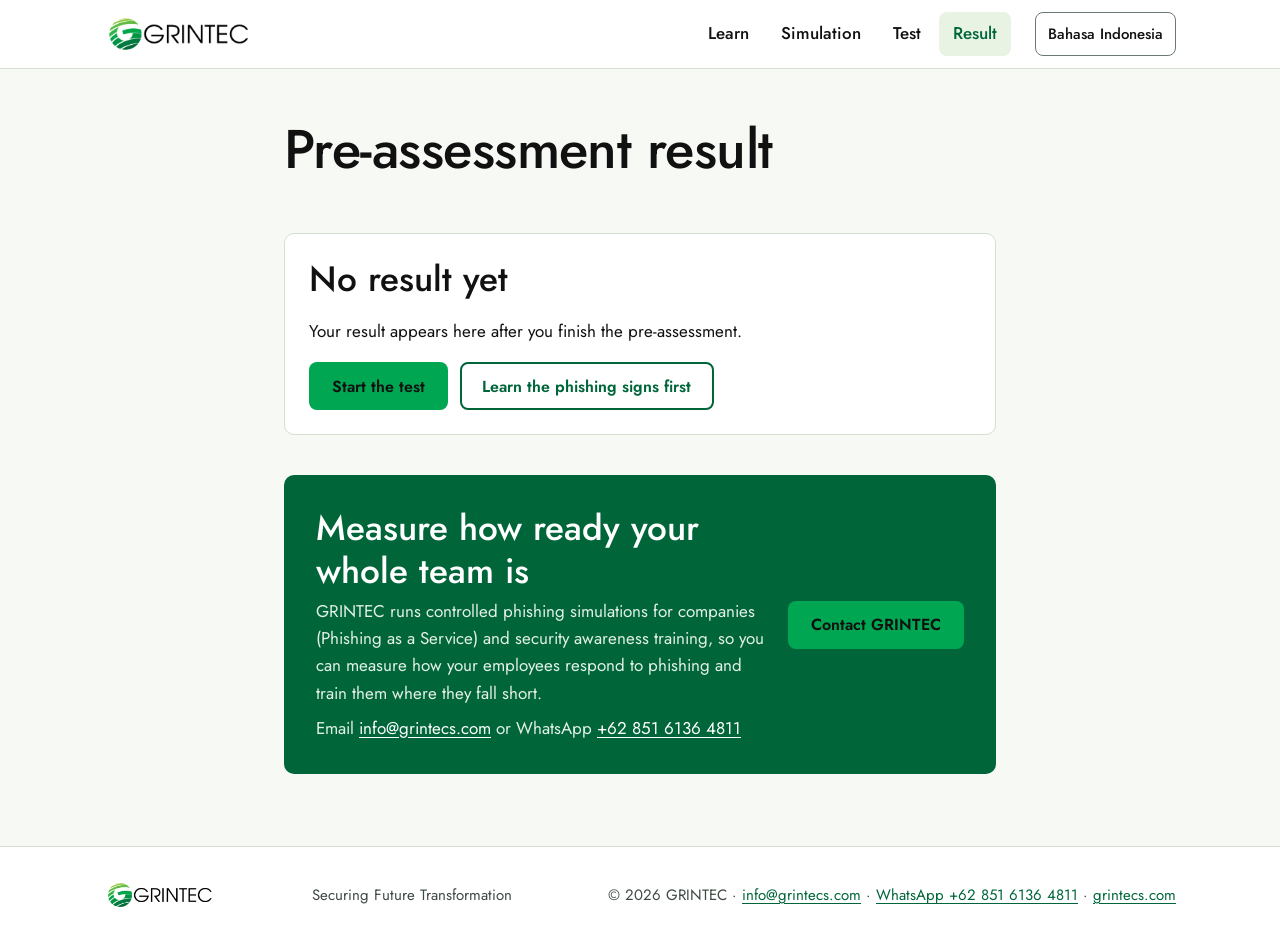
<file: result.html>
<!doctype html>
<html lang="en">
<head>
  <meta charset="utf-8">
  <meta name="viewport" content="width=device-width, initial-scale=1">
  <title>Pre-Assessment Result | GRINTEC</title>
  <meta name="description" content="Your phishing detection score, results by category, and what to study next.">
  <link rel="alternate" hreflang="id" href="id/result.html">
  <link rel="preload" href="assets/fonts/jost-latin-wght-normal.woff2" as="font" type="font/woff2" crossorigin>
  <link rel="stylesheet" href="assets/css/style.css">
</head>
<body>
  <a class="skip-link" href="#main">Skip to content</a>

  <header class="site-header">
    <div class="container">
      <a class="brand" href="index.html"><img src="assets/img/logo-grintec.png" alt="GRINTEC, home" width="800" height="229"></a>
      <nav class="site-nav" aria-label="Main navigation">
        <ul>
          <li><a href="learn.html">Learn</a></li>
          <li><a href="simulation.html">Simulation</a></li>
          <li><a href="assessment.html">Test</a></li>
          <li><a href="result.html">Result</a></li>
        </ul>
      </nav>
      <a class="lang-switch" href="id/result.html" lang="id" hreflang="id">Bahasa Indonesia</a>
    </div>
  </header>

  <main id="main" class="container narrow">
    <div class="print-only"><img class="print-logo" src="assets/img/logo-grintec.png" alt="GRINTEC" width="800" height="229"></div>
    <div class="page-head">
      <h1>Pre-assessment result</h1>
    </div>

    <div id="result-root">
      <p class="state-msg loading">Loading your result</p>
    </div>

    <div class="no-print result-section" id="reset-wrap" hidden>
      <button class="btn btn-quiet" type="button" data-reset-open aria-expanded="false" aria-controls="reset-all">Start everything over</button>
      <div class="notice notice-warn confirm-box" id="reset-all" hidden>
        <p>All learning progress, simulation answers, your name, and test results in this browser will be deleted.</p>
        <div class="btn-row">
          <button class="btn btn-danger" type="button" data-reset-confirm>Yes, delete everything</button>
          <button class="btn btn-quiet" type="button" data-reset-cancel>Cancel</button>
        </div>
      </div>
    </div>

    <!-- GRINTEC PhaaS CTA -->
    <section class="phaas" aria-labelledby="phaas-title">
      <div>
        <h2 id="phaas-title">Measure how ready your whole team is</h2>
        <p>GRINTEC runs controlled phishing simulations for companies (Phishing as a Service) and security awareness training, so you can measure how your employees respond to phishing and train them where they fall short.</p>
        <p style="margin-top:8px">Email <a href="mailto:info@grintecs.com">info@grintecs.com</a> or WhatsApp <a href="https://wa.me/6285161364811" rel="noopener">+62 851 6136 4811</a></p>
      </div>
      <a class="btn btn-primary" href="https://grintecs.com/en/contact/" rel="noopener">Contact GRINTEC</a>
    </section>
  </main>

  <footer class="site-footer">
    <div class="container">
      <img src="assets/img/logo-grintec.png" alt="GRINTEC" width="800" height="229">
      <p>Securing Future Transformation</p>
      <p>© 2026 GRINTEC · <a href="mailto:info@grintecs.com">info@grintecs.com</a> · <a href="https://wa.me/6285161364811" rel="noopener">WhatsApp +62 851 6136 4811</a> · <a href="https://grintecs.com/en/" rel="noopener">grintecs.com</a></p>
    </div>
  </footer>

  <script src="data/questions.js"></script>
  <script src="assets/js/i18n.js"></script>
  <script src="assets/js/app.js"></script>
  <script src="assets/js/assessment.js"></script>
</body>
</html>
</file>
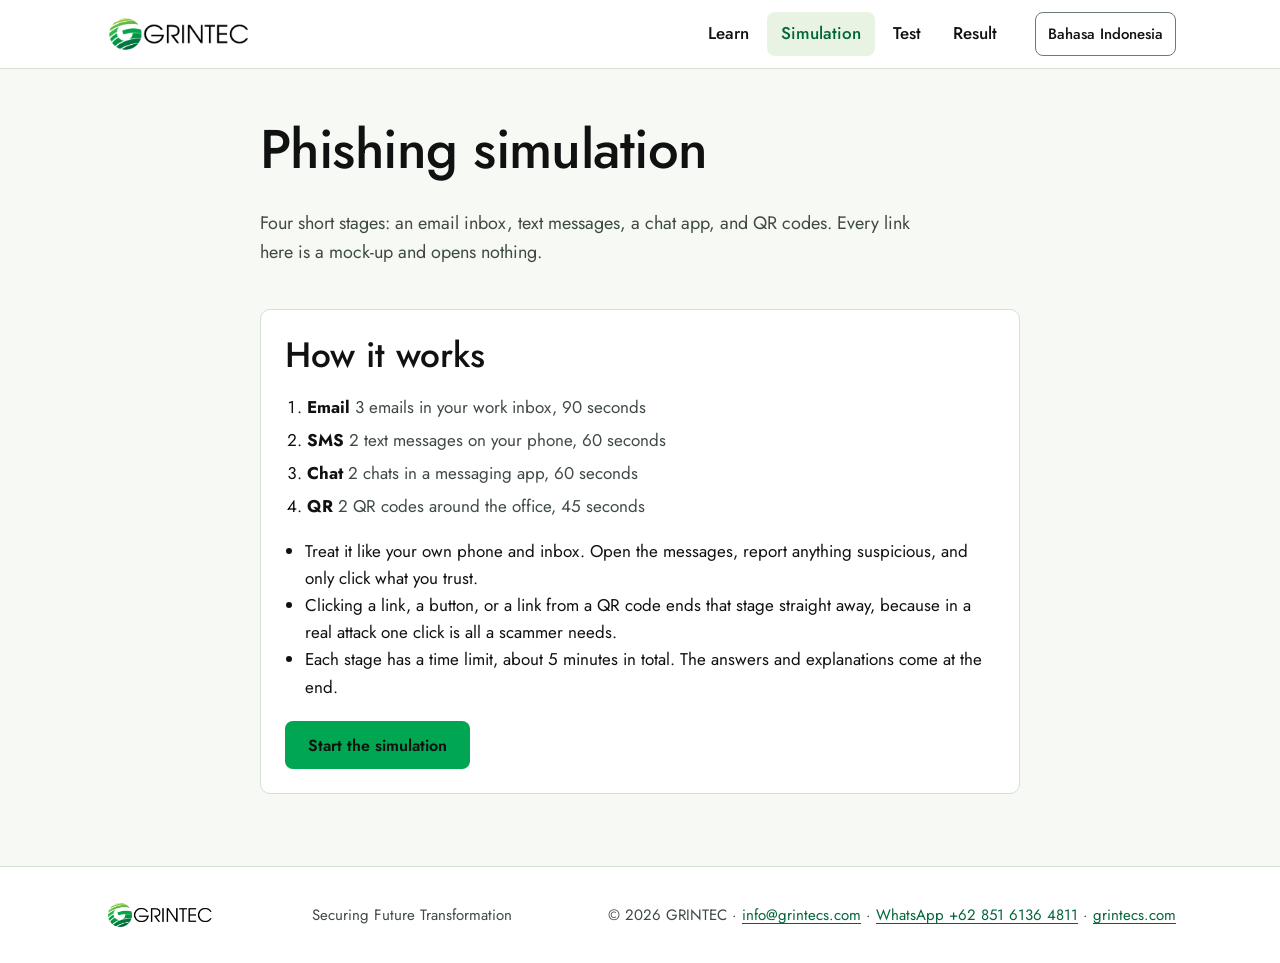
<file: simulation.html>
<!doctype html>
<html lang="en">
<head>
  <meta charset="utf-8">
  <meta name="viewport" content="width=device-width, initial-scale=1">
  <title>Phishing Simulation | GRINTEC</title>
  <meta name="description" content="A four-stage phishing simulation: email, text messages, chat, and QR codes.">
  <link rel="alternate" hreflang="id" href="id/simulation.html">
  <link rel="preload" href="assets/fonts/jost-latin-wght-normal.woff2" as="font" type="font/woff2" crossorigin>
  <link rel="stylesheet" href="assets/css/style.css">
</head>
<body>
  <a class="skip-link" href="#main">Skip to content</a>

  <header class="site-header">
    <div class="container">
      <a class="brand" href="index.html"><img src="assets/img/logo-grintec.png" alt="GRINTEC, home" width="800" height="229"></a>
      <nav class="site-nav" aria-label="Main navigation">
        <ul>
          <li><a href="learn.html">Learn</a></li>
          <li><a href="simulation.html">Simulation</a></li>
          <li><a href="assessment.html">Test</a></li>
          <li><a href="result.html">Result</a></li>
        </ul>
      </nav>
      <a class="lang-switch" href="id/simulation.html" lang="id" hreflang="id">Bahasa Indonesia</a>
    </div>
  </header>

  <main id="main" class="container">
    <div class="test-wrap">
      <div class="page-head">
        <h1>Phishing simulation</h1>
        <p>Four short stages: an email inbox, text messages, a chat app, and QR codes. Every link here is a mock-up and opens nothing.</p>
      </div>
      <div id="sim-root">
        <p class="state-msg loading">Loading the simulation</p>
      </div>
    </div>
    <p class="visually-hidden" id="sim-live" aria-live="assertive"></p>
  </main>

  <footer class="site-footer">
    <div class="container">
      <img src="assets/img/logo-grintec.png" alt="GRINTEC" width="800" height="229">
      <p>Securing Future Transformation</p>
      <p>© 2026 GRINTEC · <a href="mailto:info@grintecs.com">info@grintecs.com</a> · <a href="https://wa.me/6285161364811" rel="noopener">WhatsApp +62 851 6136 4811</a> · <a href="https://grintecs.com/en/" rel="noopener">grintecs.com</a></p>
    </div>
  </footer>

  <script src="data/questions.js"></script>
  <script src="data/sim.js"></script>
  <script src="assets/js/i18n.js"></script>
  <script src="assets/js/app.js"></script>
  <script src="assets/js/simulation.js"></script>
</body>
</html>
</file>
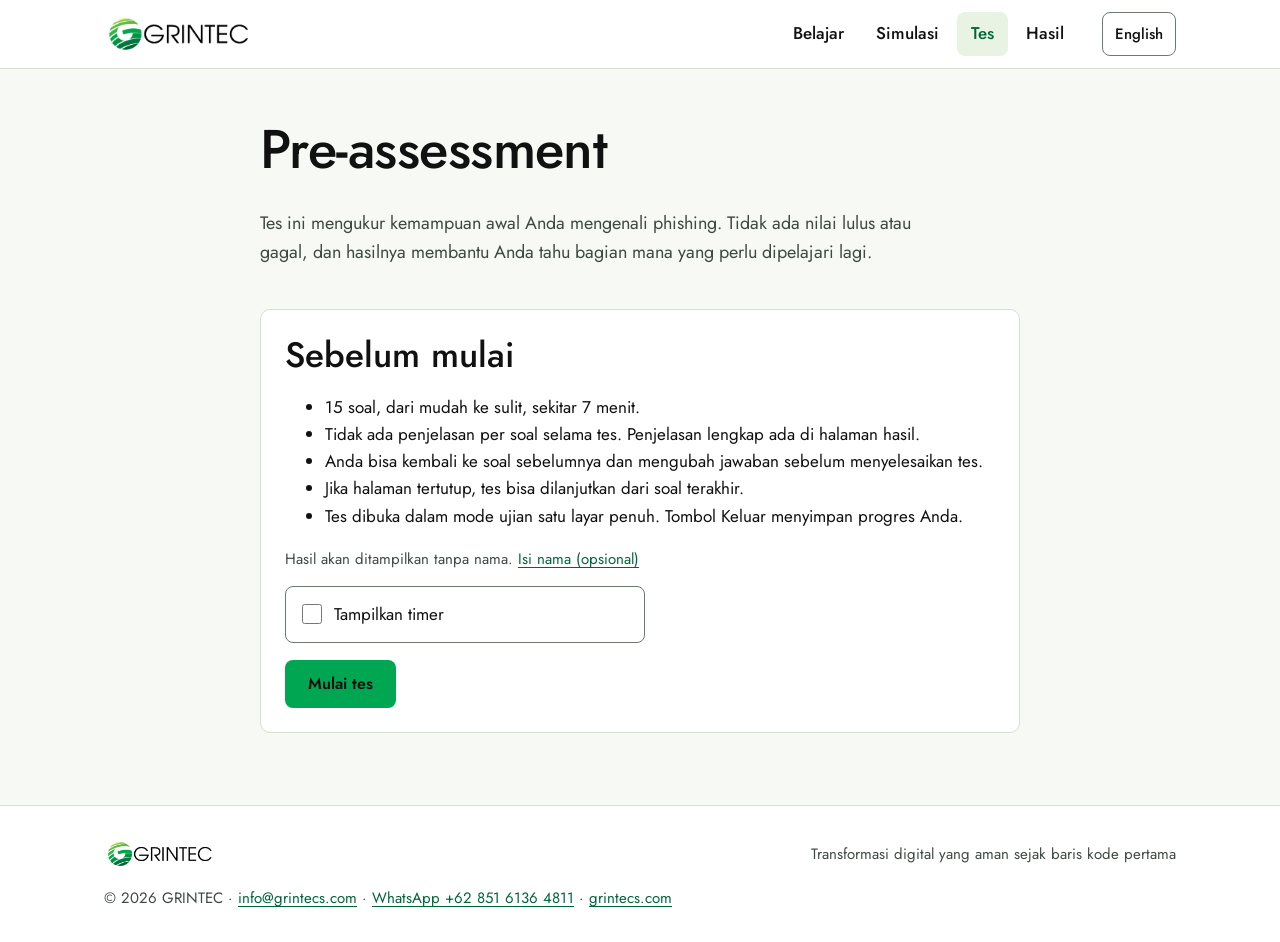
<file: id/assessment.html>
<!doctype html>
<html lang="id">
<head>
  <meta charset="utf-8">
  <meta name="viewport" content="width=device-width, initial-scale=1">
  <title>Pre-Assessment Phishing | GRINTEC</title>
  <meta name="description" content="Tes singkat untuk mengukur kemampuan awal mendeteksi phishing.">
  <link rel="alternate" hreflang="en" href="../assessment.html">
  <link rel="preload" href="../assets/fonts/jost-latin-wght-normal.woff2" as="font" type="font/woff2" crossorigin>
  <link rel="stylesheet" href="../assets/css/style.css">
</head>
<body>
  <a class="skip-link" href="#main">Lewati ke konten</a>

  <header class="site-header">
    <div class="container">
      <a class="brand" href="index.html"><img src="../assets/img/logo-grintec.png" alt="GRINTEC, ke beranda" width="800" height="229"></a>
      <nav class="site-nav" aria-label="Navigasi utama">
        <ul>
          <li><a href="learn.html">Belajar</a></li>
          <li><a href="simulation.html">Simulasi</a></li>
          <li><a href="assessment.html">Tes</a></li>
          <li><a href="result.html">Hasil</a></li>
        </ul>
      </nav>
      <a class="lang-switch" href="../assessment.html" lang="en" hreflang="en">English</a>
    </div>
  </header>

  <main id="main" class="container">
    <div class="test-wrap">
      <div class="page-head">
        <h1>Pre-assessment</h1>
        <p>Tes ini mengukur kemampuan awal Anda mengenali phishing. Tidak ada nilai lulus atau gagal, dan hasilnya membantu Anda tahu bagian mana yang perlu dipelajari lagi.</p>
      </div>
      <div id="test-root">
        <p class="state-msg loading">Memuat soal</p>
      </div>
    </div>
  </main>

  <footer class="site-footer">
    <div class="container">
      <img src="../assets/img/logo-grintec.png" alt="GRINTEC" width="800" height="229">
      <p>Transformasi digital yang aman sejak baris kode pertama</p>
      <p>© 2026 GRINTEC · <a href="mailto:info@grintecs.com">info@grintecs.com</a> · <a href="https://wa.me/6285161364811" rel="noopener">WhatsApp +62 851 6136 4811</a> · <a href="https://grintecs.com/id/" rel="noopener">grintecs.com</a></p>
    </div>
  </footer>

  <script src="../data/questions.id.js"></script>
  <script src="../assets/js/i18n.js"></script>
  <script src="../assets/js/app.js"></script>
  <script src="../assets/js/assessment.js"></script>
</body>
</html>
</file>
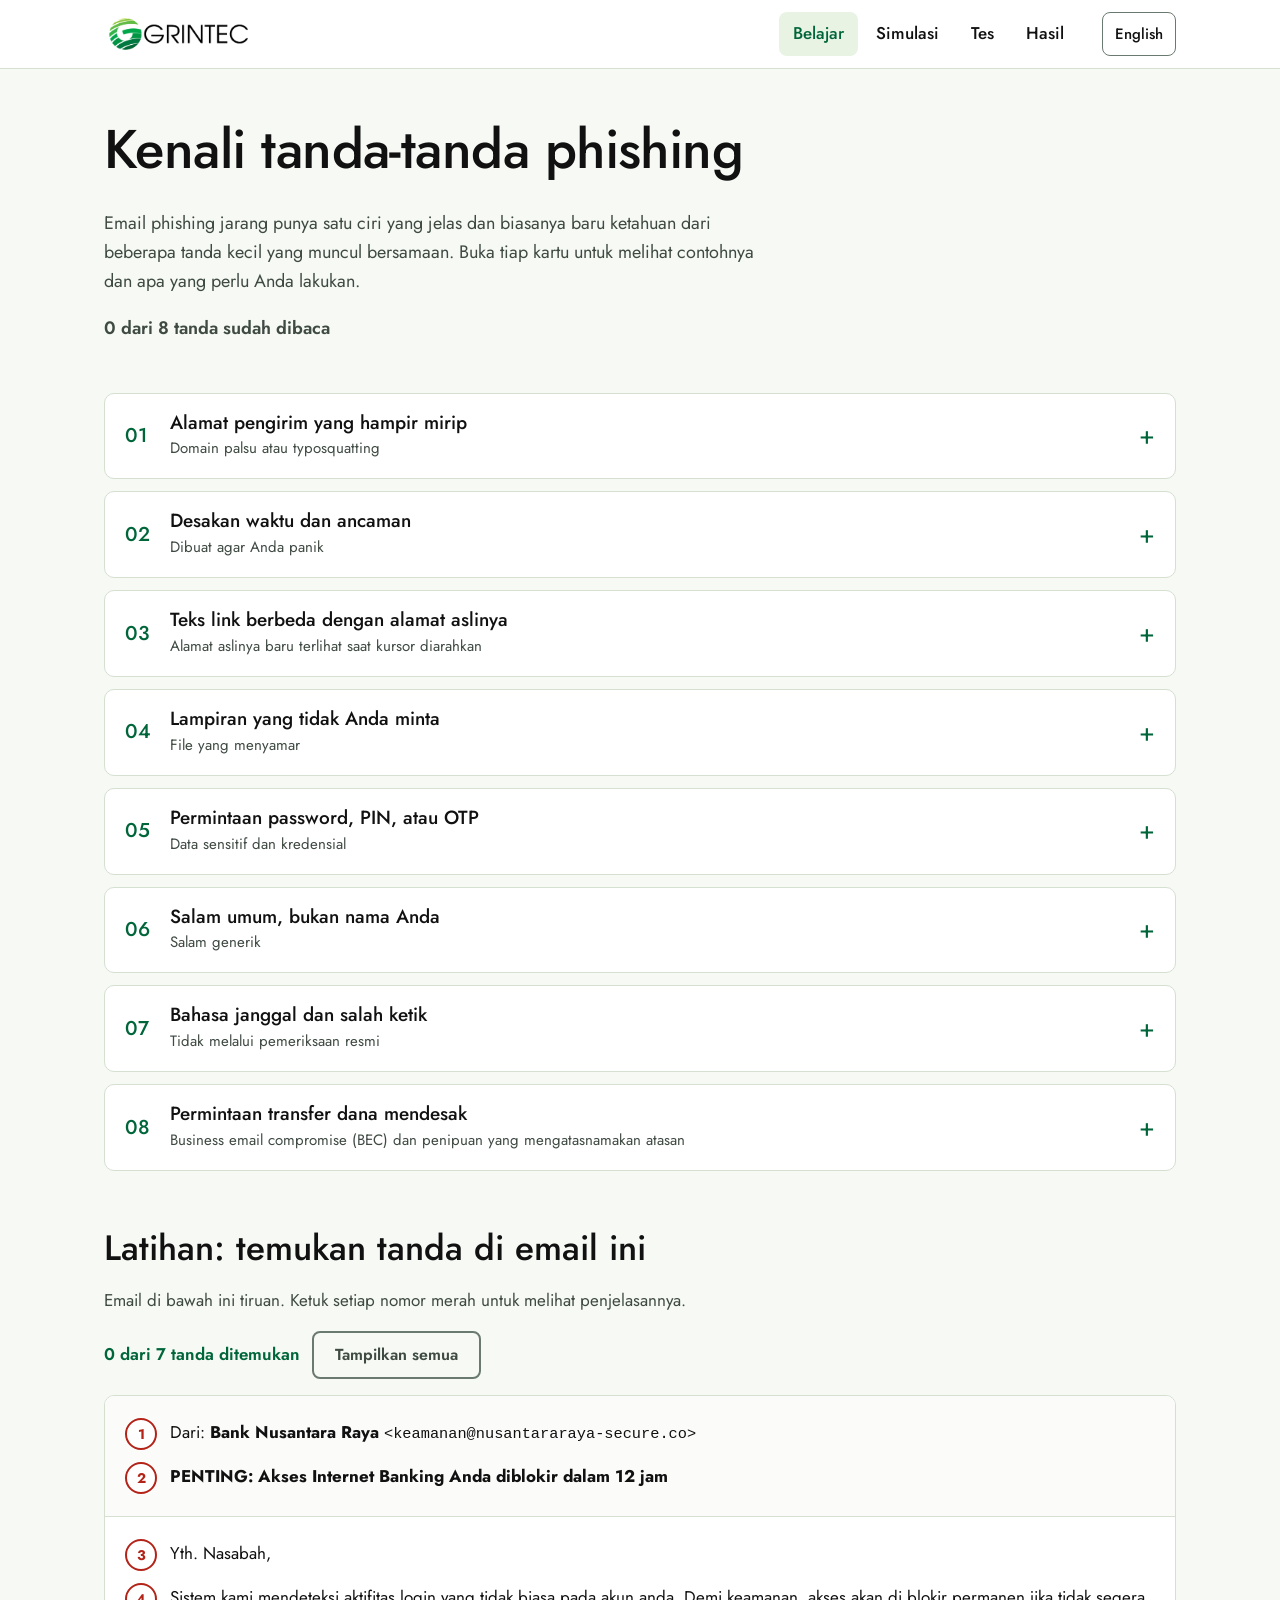
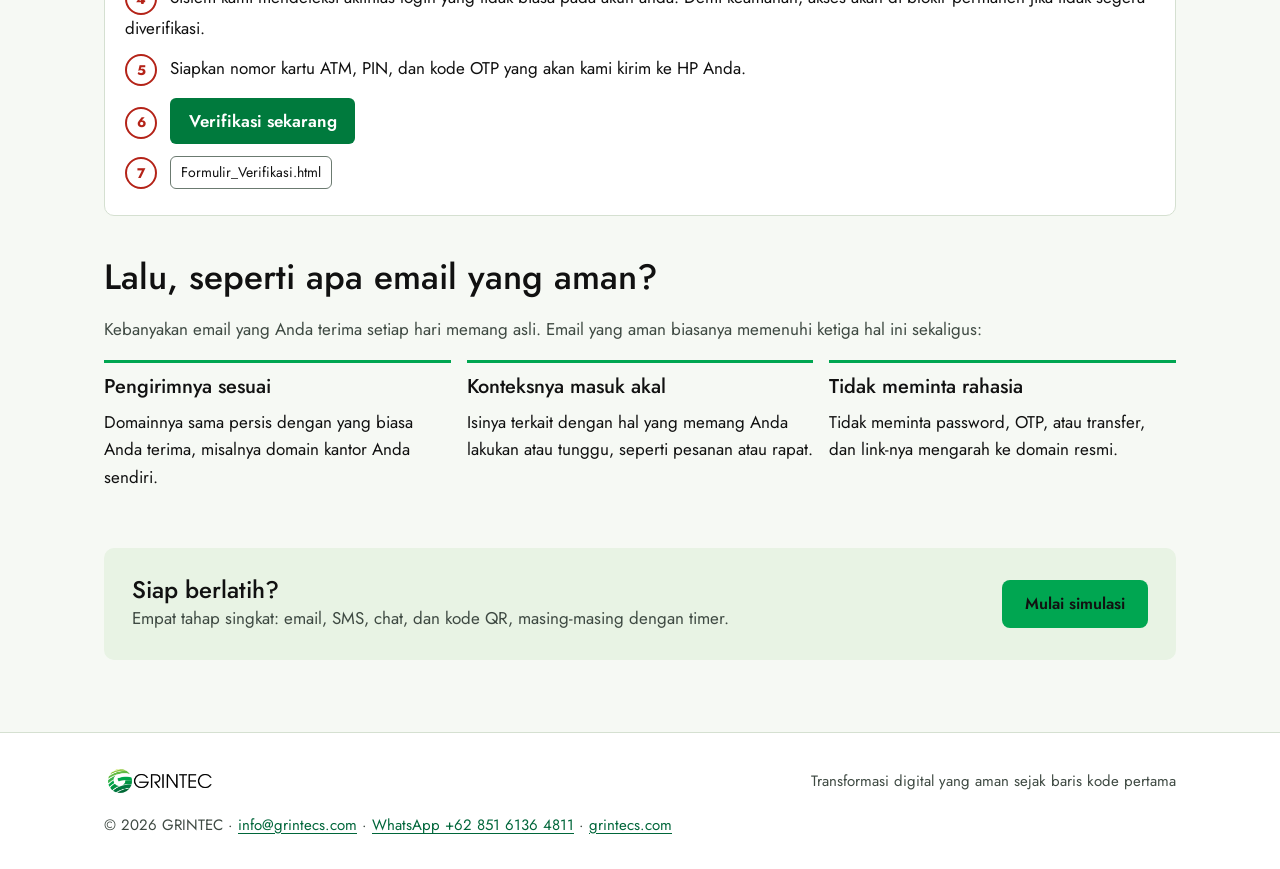
<file: id/learn.html>
<!doctype html>
<html lang="id">
<head>
  <meta charset="utf-8">
  <meta name="viewport" content="width=device-width, initial-scale=1">
  <title>Kenali Tanda-Tanda Phishing | GRINTEC</title>
  <meta name="description" content="Delapan tanda email phishing beserta contoh dan langkah yang perlu diambil.">
  <link rel="alternate" hreflang="en" href="../learn.html">
  <link rel="preload" href="../assets/fonts/jost-latin-wght-normal.woff2" as="font" type="font/woff2" crossorigin>
  <link rel="stylesheet" href="../assets/css/style.css">
</head>
<body>
  <a class="skip-link" href="#main">Lewati ke konten</a>

  <header class="site-header">
    <div class="container">
      <a class="brand" href="index.html"><img src="../assets/img/logo-grintec.png" alt="GRINTEC, ke beranda" width="800" height="229"></a>
      <nav class="site-nav" aria-label="Navigasi utama">
        <ul>
          <li><a href="learn.html">Belajar</a></li>
          <li><a href="simulation.html">Simulasi</a></li>
          <li><a href="assessment.html">Tes</a></li>
          <li><a href="result.html">Hasil</a></li>
        </ul>
      </nav>
      <a class="lang-switch" href="../learn.html" lang="en" hreflang="en">English</a>
    </div>
  </header>

  <main id="main" class="container">
    <div class="page-head">
      <h1>Kenali tanda-tanda phishing</h1>
      <p>Email phishing jarang punya satu ciri yang jelas dan biasanya baru ketahuan dari beberapa tanda kecil yang muncul bersamaan. Buka tiap kartu untuk melihat contohnya dan apa yang perlu Anda lakukan.</p>
      <p class="annot-count" id="learn-count" role="status"></p>
    </div>

    <!-- Delapan red flag. id kartu dipakai rekomendasi di halaman hasil. -->
    <ol class="flags" id="flags">
      <li>
        <details class="flag-card" id="tanda-domain">
          <summary>
            <div><h3>Alamat pengirim yang hampir mirip</h3><p>Domain palsu atau typosquatting</p></div>
            <span class="read-mark"></span>
          </summary>
          <div class="flag-body">
            <div>
              <p>Nama pengirim bisa diisi apa saja, jadi yang perlu dibaca adalah alamat emailnya, terutama bagian setelah tanda @. Penipu membuat domain yang sangat mirip dengan yang asli: mengganti satu huruf, menambah kata seperti "secure" atau "support", atau memakai akhiran lain.</p>
              <div class="todo"><h4>Yang harus dilakukan</h4><p>Ketuk nama pengirim untuk melihat alamat lengkap. Baca domainnya huruf demi huruf. Jika berbeda dari yang biasa, jangan tanggapi dan laporkan ke tim IT.</p></div>
            </div>
            <div class="example">
              <span class="example-label">Contoh: email payroll</span>
              <div class="row"><span class="tag-ok">Asli</span><span class="mono">payroll@contohsejahtera.co.id</span></div>
              <div class="row"><span class="tag-bad">Palsu</span><span class="mono">payroll@contohsejahtera<mark class="bad">-mail.com</mark></span></div>
              <div class="row"><span class="tag-bad">Palsu</span><span class="mono">payroll@contohsejaht<mark class="bad">re</mark>a.co.id</span><span class="small muted">("e" dan "r" ditukar)</span></div>
              <div class="row"><span class="tag-bad">Palsu</span><span class="mono">payroll@contohsejahtera.co.<mark class="bad">ld</mark></span><span class="small muted">(huruf L, bukan I)</span></div>
            </div>
          </div>
        </details>
      </li>

      <li>
        <details class="flag-card" id="tanda-urgensi">
          <summary>
            <div><h3>Desakan waktu dan ancaman</h3><p>Dibuat agar Anda panik</p></div>
            <span class="read-mark"></span>
          </summary>
          <div class="flag-body">
            <div>
              <p>"Akun diblokir dalam 2 jam", "denda jika tidak segera", "terakhir hari ini". Penipu memanfaatkan rasa panik, karena orang yang panik cenderung bertindak sebelum memeriksa. Pancingan rasa penasaran, misalnya "daftar gaji seluruh karyawan", bekerja dengan cara yang sama.</p>
              <div class="todo"><h4>Yang harus dilakukan</h4><p>Berhenti sejenak, karena lembaga resmi jarang memberi batas waktu hitungan jam lewat email. Cek kebenarannya lewat aplikasi atau nomor resmi, bukan dari email itu.</p></div>
            </div>
            <div class="example">
              <span class="example-label">Contoh baris subjek</span>
              <div class="row"><span class="urgent-subject">SEGERA!!! Akun Anda diblokir dalam 2 jam</span></div>
              <div class="row"><span class="urgent-subject">Peringatan terakhir: denda keterlambatan</span></div>
              <div class="row"><span>Rahasia: revisi gaji 2027 (jangan disebarkan)</span></div>
            </div>
          </div>
        </details>
      </li>

      <li>
        <details class="flag-card" id="tanda-link">
          <summary>
            <div><h3>Teks link berbeda dengan alamat aslinya</h3><p>Alamat aslinya baru terlihat saat kursor diarahkan</p></div>
            <span class="read-mark"></span>
          </summary>
          <div class="flag-body">
            <div>
              <p>Teks sebuah link bisa ditulis apa saja, termasuk alamat situs resmi. Alamat yang sebenarnya baru terlihat saat kursor diarahkan ke link, biasanya di pojok kiri bawah browser. Yang menentukan tujuan adalah domain tepat sebelum garis miring pertama.</p>
              <div class="todo"><h4>Yang harus dilakukan</h4><p>Di komputer, arahkan kursor tanpa mengklik. Di HP, tekan lama link untuk melihat alamatnya. Jika ragu, ketik sendiri alamat situs resminya.</p></div>
            </div>
            <div class="example">
              <span class="example-label">Coba arahkan kursor atau ketuk link ini</span>
              <p><button class="sim-link" type="button" data-url="http://nusantararaya.verifikasi-akun.xyz/login" aria-controls="reveal-1">www.nusantararaya.co.id/login</button></p>
              <span class="url-reveal" id="reveal-1" role="status" hidden></span>
              <p class="small muted" style="margin-top:8px">Link ini hanya simulasi dan tidak membuka halaman apa pun.</p>
            </div>
          </div>
        </details>
      </li>

      <li>
        <details class="flag-card" id="tanda-lampiran">
          <summary>
            <div><h3>Lampiran yang tidak Anda minta</h3><p>File yang menyamar</p></div>
            <span class="read-mark"></span>
          </summary>
          <div class="flag-body">
            <div>
              <p>Lampiran bisa berisi program jahat. Waspadai file yang tidak Anda harapkan, terutama yang berakhiran .exe, .zip, .html, atau file Office yang meminta "Enable Content". Nama file bisa menyamar, misalnya .pdf.exe yang sebenarnya program.</p>
              <div class="todo"><h4>Yang harus dilakukan</h4><p>Jangan buka lampiran yang tidak diharapkan, meskipun dari rekan atau vendor yang dikenal. Konfirmasi lewat chat atau telepon, lalu laporkan ke tim IT jika mencurigakan.</p></div>
            </div>
            <div class="example">
              <span class="example-label">Contoh nama lampiran</span>
              <div class="row"><span class="file-chip">Invoice_Okt2026.pdf<mark class="bad">.exe</mark></span><span class="tag-bad">Program</span></div>
              <div class="row"><span class="file-chip">Surat_Teguran<mark class="bad">.zip</mark></span><span class="tag-bad">Arsip</span></div>
              <div class="row"><span class="file-chip">Laporan_Q3.xls<mark class="bad">m</mark></span><span class="tag-bad">Ada makro</span></div>
              <div class="row"><span class="file-chip">Formulir_Verifikasi<mark class="bad">.html</mark></span><span class="tag-bad">Halaman web</span></div>
            </div>
          </div>
        </details>
      </li>

      <li>
        <details class="flag-card" id="tanda-data">
          <summary>
            <div><h3>Permintaan password, PIN, atau OTP</h3><p>Data sensitif dan kredensial</p></div>
            <span class="read-mark"></span>
          </summary>
          <div class="flag-body">
            <div>
              <p>Bank, kantor pajak, kurir, maupun tim IT tidak pernah meminta password, PIN, kode OTP, atau CVV kartu lewat email, chat, atau telepon. Halaman login palsu sering dibuat sangat mirip dengan aslinya.</p>
              <div class="todo"><h4>Yang harus dilakukan</h4><p>Jangan pernah memberikan password atau OTP kepada siapa pun. Jika Anda terlanjur mengetiknya di halaman mencurigakan, segera ganti password lewat situs resmi dan lapor ke tim IT.</p></div>
            </div>
            <div class="example">
              <span class="example-label">Contoh formulir di halaman palsu</span>
              <div class="fake-form" aria-label="Contoh formulir palsu">
                <span>Email kantor</span>
                <span>Password</span>
                <span>Kode OTP dari SMS</span>
              </div>
              <p class="small" style="margin:10px 0 0"><span class="tag-bad">Bahaya</span> Meminta password dan OTP sekaligus.</p>
            </div>
          </div>
        </details>
      </li>

      <li>
        <details class="flag-card" id="tanda-salam">
          <summary>
            <div><h3>Salam umum, bukan nama Anda</h3><p>Salam generik</p></div>
            <span class="read-mark"></span>
          </summary>
          <div class="flag-body">
            <div>
              <p>Phishing biasanya dikirim ke ribuan alamat sekaligus, sehingga penipu tidak tahu nama Anda, sedangkan layanan yang Anda pakai biasanya tahu.</p>
              <div class="todo"><h4>Yang harus dilakukan</h4><p>Jika salamnya umum dan email meminta sesuatu, periksa tanda lain: alamat pengirim, link, dan permintaannya.</p></div>
            </div>
            <div class="example">
              <span class="example-label">Contoh salam</span>
              <div class="row"><span class="tag-bad">Waspada</span><span>"Yth. Nasabah,"</span></div>
              <div class="row"><span class="tag-bad">Waspada</span><span>"Dear Karyawan,"</span></div>
              <div class="row"><span class="tag-bad">Waspada</span><span>"Kepada Pemenang Yth.,"</span></div>
              <div class="row"><span class="tag-ok">Lebih wajar</span><span>Menyapa dengan nama Anda</span></div>
            </div>
          </div>
        </details>
      </li>

      <li>
        <details class="flag-card" id="tanda-bahasa">
          <summary>
            <div><h3>Bahasa janggal dan salah ketik</h3><p>Tidak melalui pemeriksaan resmi</p></div>
            <span class="read-mark"></span>
          </summary>
          <div class="flag-body">
            <div>
              <p>Komunikasi resmi biasanya diperiksa sebelum dikirim. Salah ketik, campuran bahasa Inggris dan Indonesia, huruf kapital yang acak, dan tanda seru berlebihan sering muncul di email phishing. Penipu yang lebih rapi tetap ada, jadi tanda ini perlu dilihat bersama tanda lain.</p>
              <div class="todo"><h4>Yang harus dilakukan</h4><p>Baca email dengan tenang. Jika gaya bahasanya tidak seperti biasanya dari pengirim itu, anggap sebagai alasan untuk memeriksa lebih lanjut.</p></div>
            </div>
            <div class="example">
              <span class="example-label">Contoh kalimat</span>
              <p style="margin:0"><mark class="bad">Dear</mark> nasabah, kami telah mendeteksi <mark class="bad">aktifitas</mark> mencurigakan pada akun <mark class="bad">anda</mark>. <mark class="bad">mohon</mark> segera verifikasi agar akun tidak <mark class="bad">di blokir</mark>!!!</p>
            </div>
          </div>
        </details>
      </li>

      <li>
        <details class="flag-card" id="tanda-transfer">
          <summary>
            <div><h3>Permintaan transfer dana mendesak</h3><p>Business email compromise (BEC) dan penipuan yang mengatasnamakan atasan</p></div>
            <span class="read-mark"></span>
          </summary>
          <div class="flag-body">
            <div>
              <p>Penipu menyamar sebagai atasan, direktur, atau vendor, lalu meminta transfer cepat atau perubahan rekening. Polanya: nomor atau alamat baru, alasan sedang sibuk, minta dirahasiakan, dan larangan menelepon.</p>
              <div class="todo"><h4>Yang harus dilakukan</h4><p>Verifikasi lewat telepon ke nomor yang sudah Anda simpan, bukan nomor di pesan. Ikuti prosedur persetujuan keuangan, seberapa pun mendesaknya permintaan itu.</p></div>
            </div>
            <div class="example">
              <span class="example-label">Contoh chat</span>
              <div class="chat">
                <span class="who">Pak Direktur (nomor baru)</span>
                <div class="bubble">Saya sedang rapat. Tolong transfer Rp48.500.000 ke rekening vendor ini sekarang ya.</div>
                <div class="bubble">Jangan telepon dulu, nanti saya jelaskan. Rahasiakan dulu dari tim.</div>
              </div>
            </div>
          </div>
        </details>
      </li>
    </ol>

    <!-- Email beranotasi -->
    <section class="annotated" aria-labelledby="annot-title">
      <div>
        <h2 id="annot-title">Latihan: temukan tanda di email ini</h2>
        <p class="muted">Email di bawah ini tiruan. Ketuk setiap nomor merah untuk melihat penjelasannya.</p>
        <div class="btn-row" style="align-items:center">
          <span class="annot-count" id="annot-count" role="status"></span>
          <button class="btn btn-quiet" type="button" id="annot-all">Tampilkan semua</button>
        </div>
      </div>

      <article class="mail-demo" aria-label="Contoh email phishing beranotasi">
        <div class="mail-head">
          <div class="spot">
            <button class="spot-btn" type="button" data-spot="s1" aria-expanded="false" aria-controls="note-1" aria-label="Tanda 1, alamat pengirim">1</button>
            <span>Dari: <strong>Bank Nusantara Raya</strong> <span class="mono">&lt;keamanan@nusantararaya-secure.co&gt;</span></span>
            <div class="spot-note" id="note-1" hidden><strong>Domain palsu.</strong> Bank ini memakai nusantararaya.co.id. Kata "-secure" dan akhiran .co ditambahkan agar terlihat resmi.</div>
          </div>
          <div class="spot">
            <button class="spot-btn" type="button" data-spot="s2" aria-expanded="false" aria-controls="note-2" aria-label="Tanda 2, subjek">2</button>
            <strong>PENTING: Akses Internet Banking Anda diblokir dalam 12 jam</strong>
            <div class="spot-note" id="note-2" hidden><strong>Desakan waktu.</strong> Batas 12 jam dibuat agar Anda panik dan tidak sempat mengecek.</div>
          </div>
        </div>
        <div class="mail-content">
          <div class="spot">
            <button class="spot-btn" type="button" data-spot="s3" aria-expanded="false" aria-controls="note-3" aria-label="Tanda 3, salam">3</button>
            Yth. Nasabah,
            <div class="spot-note" id="note-3" hidden><strong>Salam generik.</strong> Bank Anda tahu nama Anda. Email ini dikirim massal.</div>
          </div>
          <div class="spot">
            <button class="spot-btn" type="button" data-spot="s4" aria-expanded="false" aria-controls="note-4" aria-label="Tanda 4, bahasa">4</button>
            Sistem kami mendeteksi aktifitas login yang tidak biasa pada akun anda. Demi keamanan, akses akan di blokir permanen jika tidak segera diverifikasi.
            <div class="spot-note" id="note-4" hidden><strong>Bahasa janggal.</strong> "aktifitas", "anda" huruf kecil, dan "di blokir" jarang lolos di email resmi bank.</div>
          </div>
          <div class="spot">
            <button class="spot-btn" type="button" data-spot="s5" aria-expanded="false" aria-controls="note-5" aria-label="Tanda 5, permintaan data">5</button>
            Siapkan nomor kartu ATM, PIN, dan kode OTP yang akan kami kirim ke HP Anda.
            <div class="spot-note" id="note-5" hidden><strong>Meminta data rahasia.</strong> PIN dan OTP tidak pernah diminta oleh bank, dalam situasi apa pun.</div>
          </div>
          <div class="spot">
            <button class="spot-btn" type="button" data-spot="s6" aria-expanded="false" aria-controls="note-6" aria-label="Tanda 6, link">6</button>
            <button class="sim-link as-button" type="button" data-url="http://nusantararaya-secure.co/verifikasi?id=88213" aria-controls="reveal-2">Verifikasi sekarang</button>
            <span class="url-reveal" id="reveal-2" role="status" hidden></span>
            <div class="spot-note" id="note-6" hidden><strong>Link menuju domain lain.</strong> Arahkan kursor atau ketuk tombolnya: alamatnya nusantararaya-secure.co, bukan situs resmi bank.</div>
          </div>
          <div class="spot">
            <button class="spot-btn" type="button" data-spot="s7" aria-expanded="false" aria-controls="note-7" aria-label="Tanda 7, lampiran">7</button>
            <span class="file-chip">Formulir_Verifikasi.html</span>
            <div class="spot-note" id="note-7" hidden><strong>Lampiran berbahaya.</strong> File .html bisa membuka halaman login palsu langsung di browser Anda.</div>
          </div>
        </div>
      </article>
    </section>

    <!-- Email asli, agar pengguna tidak menganggap semua email berbahaya -->
    <section id="email-aman" class="result-section" aria-labelledby="safe-title">
      <h2 id="safe-title">Lalu, seperti apa email yang aman?</h2>
      <p class="muted">Kebanyakan email yang Anda terima setiap hari memang asli. Email yang aman biasanya memenuhi ketiga hal ini sekaligus:</p>
      <div class="safe-guide">
        <div><h3>Pengirimnya sesuai</h3><p>Domainnya sama persis dengan yang biasa Anda terima, misalnya domain kantor Anda sendiri.</p></div>
        <div><h3>Konteksnya masuk akal</h3><p>Isinya terkait dengan hal yang memang Anda lakukan atau tunggu, seperti pesanan atau rapat.</p></div>
        <div><h3>Tidak meminta rahasia</h3><p>Tidak meminta password, OTP, atau transfer, dan link-nya mengarah ke domain resmi.</p></div>
      </div>
    </section>

    <div class="next-step">
      <div>
        <h2>Siap berlatih?</h2>
        <p class="muted" style="margin:0">Empat tahap singkat: email, SMS, chat, dan kode QR, masing-masing dengan timer.</p>
      </div>
      <a class="btn btn-primary" href="simulation.html">Mulai simulasi</a>
    </div>
  </main>

  <footer class="site-footer">
    <div class="container">
      <img src="../assets/img/logo-grintec.png" alt="GRINTEC" width="800" height="229">
      <p>Transformasi digital yang aman sejak baris kode pertama</p>
      <p>© 2026 GRINTEC · <a href="mailto:info@grintecs.com">info@grintecs.com</a> · <a href="https://wa.me/6285161364811" rel="noopener">WhatsApp +62 851 6136 4811</a> · <a href="https://grintecs.com/id/" rel="noopener">grintecs.com</a></p>
    </div>
  </footer>

  <script src="../assets/js/i18n.js"></script>
  <script src="../assets/js/app.js"></script>
</body>
</html>
</file>
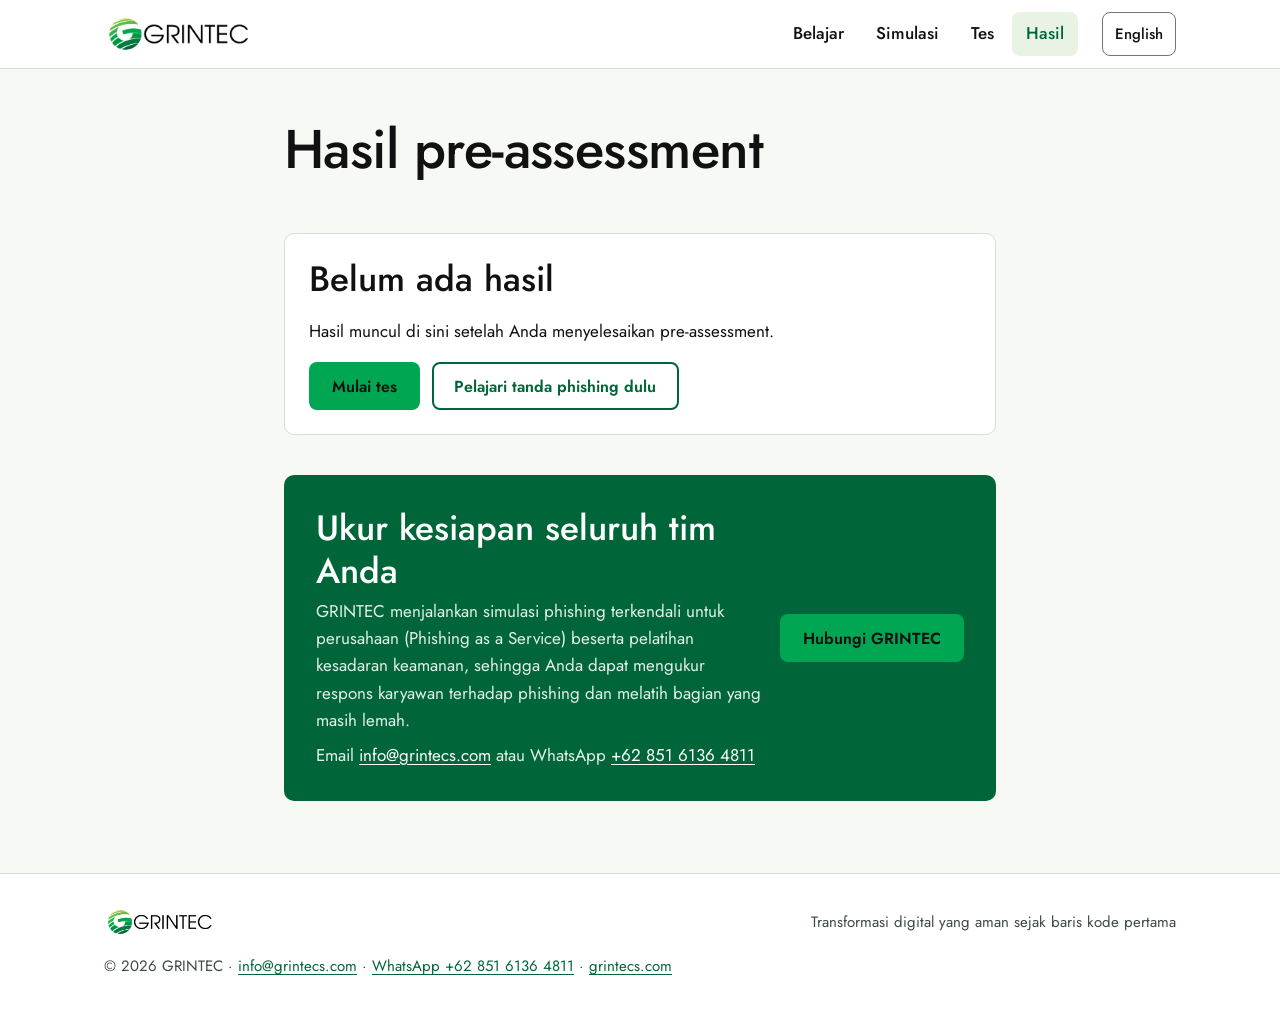
<file: id/result.html>
<!doctype html>
<html lang="id">
<head>
  <meta charset="utf-8">
  <meta name="viewport" content="width=device-width, initial-scale=1">
  <title>Hasil Pre-Assessment | GRINTEC</title>
  <meta name="description" content="Hasil tes deteksi phishing, rincian per kategori, dan saran belajar.">
  <link rel="alternate" hreflang="en" href="../result.html">
  <link rel="preload" href="../assets/fonts/jost-latin-wght-normal.woff2" as="font" type="font/woff2" crossorigin>
  <link rel="stylesheet" href="../assets/css/style.css">
</head>
<body>
  <a class="skip-link" href="#main">Lewati ke konten</a>

  <header class="site-header">
    <div class="container">
      <a class="brand" href="index.html"><img src="../assets/img/logo-grintec.png" alt="GRINTEC, ke beranda" width="800" height="229"></a>
      <nav class="site-nav" aria-label="Navigasi utama">
        <ul>
          <li><a href="learn.html">Belajar</a></li>
          <li><a href="simulation.html">Simulasi</a></li>
          <li><a href="assessment.html">Tes</a></li>
          <li><a href="result.html">Hasil</a></li>
        </ul>
      </nav>
      <a class="lang-switch" href="../result.html" lang="en" hreflang="en">English</a>
    </div>
  </header>

  <main id="main" class="container narrow">
    <div class="print-only"><img class="print-logo" src="../assets/img/logo-grintec.png" alt="GRINTEC" width="800" height="229"></div>
    <div class="page-head">
      <h1>Hasil pre-assessment</h1>
    </div>

    <div id="result-root">
      <p class="state-msg loading">Memuat hasil</p>
    </div>

    <div class="no-print result-section" id="reset-wrap" hidden>
      <button class="btn btn-quiet" type="button" data-reset-open aria-expanded="false" aria-controls="reset-all">Mulai ulang semua</button>
      <div class="notice notice-warn confirm-box" id="reset-all" hidden>
        <p>Semua progres belajar, simulasi, nama, dan hasil tes di browser ini akan dihapus.</p>
        <div class="btn-row">
          <button class="btn btn-danger" type="button" data-reset-confirm>Ya, hapus semua</button>
          <button class="btn btn-quiet" type="button" data-reset-cancel>Batal</button>
        </div>
      </div>
    </div>

    <!-- CTA layanan PhaaS GRINTEC -->
    <section class="phaas" aria-labelledby="phaas-title">
      <div>
        <h2 id="phaas-title">Ukur kesiapan seluruh tim Anda</h2>
        <p>GRINTEC menjalankan simulasi phishing terkendali untuk perusahaan (Phishing as a Service) beserta pelatihan kesadaran keamanan, sehingga Anda dapat mengukur respons karyawan terhadap phishing dan melatih bagian yang masih lemah.</p>
        <p style="margin-top:8px">Email <a href="mailto:info@grintecs.com">info@grintecs.com</a> atau WhatsApp <a href="https://wa.me/6285161364811" rel="noopener">+62 851 6136 4811</a></p>
      </div>
      <a class="btn btn-primary" href="https://grintecs.com/id/contact/" rel="noopener">Hubungi GRINTEC</a>
    </section>
  </main>

  <footer class="site-footer">
    <div class="container">
      <img src="../assets/img/logo-grintec.png" alt="GRINTEC" width="800" height="229">
      <p>Transformasi digital yang aman sejak baris kode pertama</p>
      <p>© 2026 GRINTEC · <a href="mailto:info@grintecs.com">info@grintecs.com</a> · <a href="https://wa.me/6285161364811" rel="noopener">WhatsApp +62 851 6136 4811</a> · <a href="https://grintecs.com/id/" rel="noopener">grintecs.com</a></p>
    </div>
  </footer>

  <script src="../data/questions.id.js"></script>
  <script src="../assets/js/i18n.js"></script>
  <script src="../assets/js/app.js"></script>
  <script src="../assets/js/assessment.js"></script>
</body>
</html>
</file>
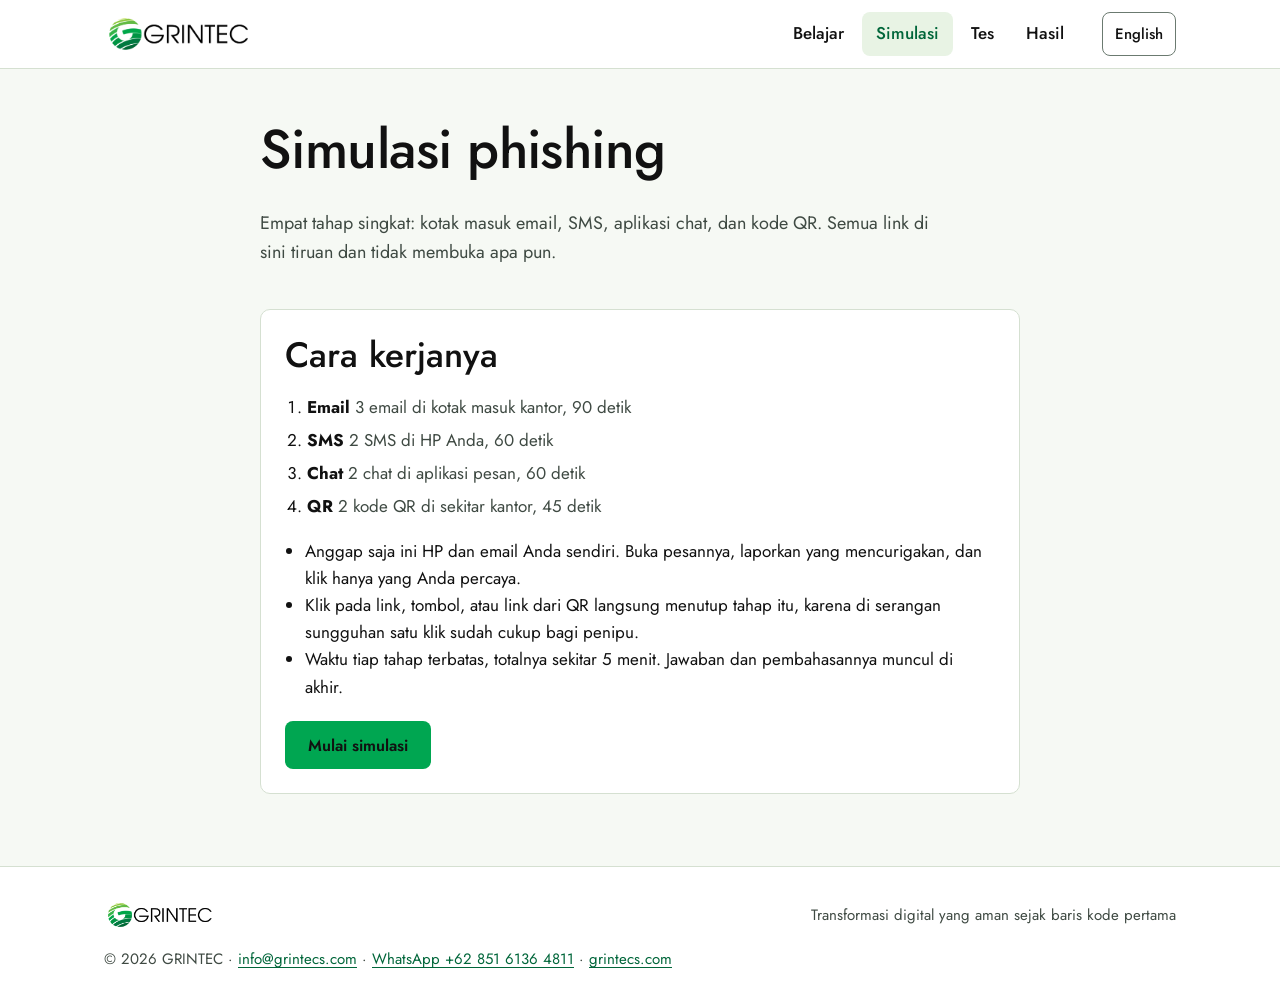
<file: id/simulation.html>
<!doctype html>
<html lang="id">
<head>
  <meta charset="utf-8">
  <meta name="viewport" content="width=device-width, initial-scale=1">
  <title>Simulasi Phishing | GRINTEC</title>
  <meta name="description" content="Simulasi phishing empat tahap: email, SMS, chat, dan kode QR.">
  <link rel="alternate" hreflang="en" href="../simulation.html">
  <link rel="preload" href="../assets/fonts/jost-latin-wght-normal.woff2" as="font" type="font/woff2" crossorigin>
  <link rel="stylesheet" href="../assets/css/style.css">
</head>
<body>
  <a class="skip-link" href="#main">Lewati ke konten</a>

  <header class="site-header">
    <div class="container">
      <a class="brand" href="index.html"><img src="../assets/img/logo-grintec.png" alt="GRINTEC, ke beranda" width="800" height="229"></a>
      <nav class="site-nav" aria-label="Navigasi utama">
        <ul>
          <li><a href="learn.html">Belajar</a></li>
          <li><a href="simulation.html">Simulasi</a></li>
          <li><a href="assessment.html">Tes</a></li>
          <li><a href="result.html">Hasil</a></li>
        </ul>
      </nav>
      <a class="lang-switch" href="../simulation.html" lang="en" hreflang="en">English</a>
    </div>
  </header>

  <main id="main" class="container">
    <div class="test-wrap">
      <div class="page-head">
        <h1>Simulasi phishing</h1>
        <p>Empat tahap singkat: kotak masuk email, SMS, aplikasi chat, dan kode QR. Semua link di sini tiruan dan tidak membuka apa pun.</p>
      </div>
      <div id="sim-root">
        <p class="state-msg loading">Memuat simulasi</p>
      </div>
    </div>
    <p class="visually-hidden" id="sim-live" aria-live="assertive"></p>
  </main>

  <footer class="site-footer">
    <div class="container">
      <img src="../assets/img/logo-grintec.png" alt="GRINTEC" width="800" height="229">
      <p>Transformasi digital yang aman sejak baris kode pertama</p>
      <p>© 2026 GRINTEC · <a href="mailto:info@grintecs.com">info@grintecs.com</a> · <a href="https://wa.me/6285161364811" rel="noopener">WhatsApp +62 851 6136 4811</a> · <a href="https://grintecs.com/id/" rel="noopener">grintecs.com</a></p>
    </div>
  </footer>

  <script src="../data/questions.id.js"></script>
  <script src="../data/sim.id.js"></script>
  <script src="../assets/js/i18n.js"></script>
  <script src="../assets/js/app.js"></script>
  <script src="../assets/js/simulation.js"></script>
</body>
</html>
</file>
<file: assets/css/style.css>
/* ==========================================================================
   GRINTEC Phishing Awareness: design system
   Satu stylesheet untuk semua halaman. Urutan: token, dasar, layout,
   komponen, halaman, cetak.
   ========================================================================== */

/* Jost di-host sendiri: tidak ada request ke Google, jadi klaim
   "tidak ada data dikirim ke server" tetap benar. */
@font-face {
  font-family: "Jost";
  src: url("../fonts/jost-latin-wght-normal.woff2") format("woff2");
  font-weight: 300 700;
  font-style: normal;
  font-display: swap;
}

/* ---------- Token ---------- */
:root {
  /* Palet brand, diambil dari logo */
  --lime: #B9D535;
  --green-light: #8DC63F;
  --leaf: #62B947;
  --primary: #00A651;   /* tombol utama (teks hitam, 5,91:1) */
  --deep: #009444;      /* hover tombol utama (teks hitam, 4,78:1) */
  --forest: #007A3D;
  --dark: #00663A;      /* teks hijau, link, fokus (6,68:1 di off-white) */
  --ink: #111111;
  --ink-2: #3F4A43;     /* teks sekunder */
  --bg: #F6F9F4;
  --surface: #FFFFFF;
  --tint: #E8F3E4;      /* latar hijau sangat muda */
  --line: #D5E0D1;      /* garis dekoratif */
  --line-strong: #6B7A70; /* batas input (>= 3:1) */

  /* Warna status: hanya untuk elemen kuis */
  --danger: #B42318;
  --danger-bg: #FDEDEA;
  --warn: #7A4F00;
  --warn-bg: #FFF4D1;
  --ok: var(--dark);
  --ok-bg: #E6F4E9;

  --brand-gradient: linear-gradient(90deg, var(--lime), var(--green-light), var(--leaf), var(--primary), var(--deep), var(--forest), var(--dark));

  --font: "Jost", "Futura", "Century Gothic", "Avenir Next", "Segoe UI", system-ui, sans-serif;

  --r-card: 10px;
  --r-btn: 8px;
  --shadow-lift: 0 10px 30px rgba(0, 61, 33, .12);

  --gutter: 16px;
  --max: 1120px;
}

@media (min-width: 720px) {
  :root { --gutter: 24px; }
}

/* ---------- Dasar ---------- */
*, *::before, *::after { box-sizing: border-box; }

html { -webkit-text-size-adjust: 100%; }

body {
  margin: 0;
  font-family: var(--font);
  font-size: 1.0625rem;
  line-height: 1.6;
  color: var(--ink);
  background: var(--bg);
  overflow-wrap: break-word;
}

img, svg { max-width: 100%; display: block; }

/* Atribut hidden harus selalu menang atas display dari komponen */
[hidden] { display: none !important; }

h1, h2, h3 { line-height: 1.2; font-weight: 500; margin: 0 0 .5em; }
h1 { font-size: clamp(2rem, 1.3rem + 3.4vw, 3.4rem); letter-spacing: -.01em; }
h2 { font-size: clamp(1.5rem, 1.2rem + 1.4vw, 2.2rem); }
h3 { font-size: 1.25rem; }
p { margin: 0 0 1em; }

a { color: var(--dark); text-underline-offset: .18em; }
a:hover { color: var(--ink); }

:focus-visible {
  outline: 3px solid var(--dark);
  outline-offset: 3px;
  border-radius: 4px;
}

/* Judul yang menerima fokus lewat script (bukan kontrol) tidak perlu cincin fokus */
[tabindex="-1"]:focus { outline: none; }

.visually-hidden {
  position: absolute !important;
  width: 1px; height: 1px;
  overflow: hidden; clip: rect(0 0 0 0);
  white-space: nowrap;
}

.skip-link {
  position: absolute; left: var(--gutter); top: -100px;
  background: var(--ink); color: #fff; padding: .6em 1em; border-radius: var(--r-btn);
  z-index: 10;
}
.skip-link:focus { top: 8px; color: #fff; }

.container { width: 100%; max-width: var(--max); margin: 0 auto; padding: 0 var(--gutter); }
.narrow { max-width: 760px; }

.muted { color: var(--ink-2); }
.small { font-size: .9375rem; }

/* ---------- Header & navigasi ---------- */
.site-header {
  background: var(--surface);
  border-bottom: 1px solid var(--line);
}
.site-header .container {
  display: flex; flex-wrap: wrap; align-items: center; justify-content: space-between;
  gap: 8px 24px; padding-top: 12px; padding-bottom: 12px;
}
.brand { display: inline-flex; align-items: center; min-height: 44px; }
.brand img { width: 150px; height: auto; }

.site-nav ul {
  list-style: none; margin: 0; padding: 0;
  display: flex; gap: 4px;
}
.site-nav a {
  display: flex; align-items: center; justify-content: center;
  min-height: 44px; padding: 0 14px;
  color: var(--ink); text-decoration: none; font-weight: 500;
  border-radius: var(--r-btn);
}
.site-nav a:hover { background: var(--tint); }
.site-nav a[aria-current="page"] { color: var(--dark); background: var(--tint); }

.site-header .container { justify-content: flex-start; }
.site-nav { margin-left: auto; }
.lang-switch {
  display: inline-flex; align-items: center; min-height: 44px; padding: 0 12px;
  border: 1.5px solid var(--line-strong); border-radius: var(--r-btn);
  color: var(--ink); text-decoration: none; font-weight: 500; font-size: .9375rem;
}
.lang-switch:hover { background: var(--tint); color: var(--ink); }

/* Di HP navigasi pindah ke baris sendiri, empat tab sama lebar */
@media (max-width: 640px) {
  .lang-switch { order: 2; margin-left: auto; }
  .site-nav { order: 3; width: 100%; margin-left: 0; }
  .site-nav ul { display: grid; grid-template-columns: repeat(4, 1fr); }
  .site-nav a { padding: 0 4px; font-size: .9375rem; }
  .brand img { width: 128px; }
}

.storage-warning {
  background: var(--warn-bg); color: var(--warn);
  padding: 10px var(--gutter); text-align: center; font-size: .9375rem;
}

/* ---------- Footer ---------- */
.site-footer {
  margin-top: 72px;
  border-top: 1px solid var(--line);
  background: var(--surface);
  padding: 32px 0;
  font-size: .9375rem;
}
.site-footer .container { display: flex; flex-wrap: wrap; gap: 16px 40px; align-items: center; justify-content: space-between; }
.site-footer img { width: 112px; height: auto; }
.site-footer p { margin: 0; color: var(--ink-2); }
.placeholder {
  font-family: ui-monospace, "SF Mono", Menlo, monospace; font-size: .875em;
  background: var(--warn-bg); color: var(--warn); padding: .1em .35em; border-radius: 4px;
}

/* ---------- Tombol ---------- */
.btn {
  display: inline-flex; align-items: center; justify-content: center; gap: .5em;
  min-height: 48px; padding: .7em 1.3em;
  font: inherit; font-weight: 600; font-size: 1rem; line-height: 1.2;
  text-decoration: none; text-align: center;
  border: 2px solid transparent; border-radius: var(--r-btn);
  cursor: pointer;
  transition: background-color .15s ease, border-color .15s ease, color .15s ease;
}
.btn-primary { background: var(--primary); color: var(--ink); }
.btn-primary:hover { background: var(--deep); color: var(--ink); }
.btn-secondary { background: transparent; color: var(--dark); border-color: var(--dark); }
.btn-secondary:hover { background: var(--tint); color: var(--dark); }
.btn-quiet { background: transparent; color: var(--ink-2); border-color: var(--line-strong); }
.btn-quiet:hover { background: var(--bg); color: var(--ink); }
.btn-danger { background: var(--danger); color: #fff; }
.btn-danger:hover { background: #8F1C13; color: #fff; }
.btn[disabled] { opacity: .5; cursor: not-allowed; }
.btn-row { display: flex; flex-wrap: wrap; gap: 12px; }

/* ---------- Form ---------- */
.field { display: grid; gap: 6px; }
.field label { font-weight: 500; }
.field input {
  font: inherit; min-height: 48px; padding: .5em .8em;
  border: 1.5px solid var(--line-strong); border-radius: var(--r-btn);
  background: var(--surface); color: var(--ink); width: 100%;
}

/* ---------- Kartu & panel umum ---------- */
.panel {
  background: var(--surface);
  border: 1px solid var(--line);
  border-radius: var(--r-card);
  padding: 24px;
}
@media (max-width: 640px) { .panel { padding: 18px; } }

.notice {
  border-radius: var(--r-card); padding: 16px 18px;
  border: 1.5px solid var(--line);
  background: var(--surface);
}
.notice-ok { border-color: var(--ok); background: var(--ok-bg); }
.notice-bad { border-color: var(--danger); background: var(--danger-bg); }
.notice-warn { border-color: #C99A2E; background: var(--warn-bg); }
.notice > :last-child { margin-bottom: 0; }

.confirm-box { margin-top: 12px; }
.confirm-box p { margin-bottom: .75em; }

.page-head { padding: 48px 0 24px; }
.page-head p { max-width: 62ch; color: var(--ink-2); font-size: 1.125rem; }

section { scroll-margin-top: 16px; }

/* ---------- Motif garis lengkung ---------- */
/* Lengkung tunggal bergradasi: dipakai sebagai alur tahap dan progress bar */
.curve { width: 100%; height: 28px; overflow: visible; }
.curve .track { stroke: var(--line); }
.curve .fill { transition: stroke-dashoffset .5s ease; }

/* ---------- Landing ---------- */
.hero { padding: 56px 0 40px; }
.hero .container { display: grid; gap: 32px; align-items: center; }
@media (min-width: 880px) {
  .hero .container { grid-template-columns: 1.25fr .75fr; gap: 56px; }
}
.hero h1 em { font-style: normal; color: var(--dark); }
.hero-lead { font-size: 1.1875rem; max-width: 58ch; color: var(--ink-2); }
.hero-meta { display: flex; flex-wrap: wrap; gap: 8px 20px; margin: 0 0 24px; padding: 0; list-style: none; font-weight: 500; }
.hero-meta li { display: flex; align-items: center; gap: 8px; }
.hero-meta li::before { content: ""; width: 10px; height: 10px; border-radius: 50%; background: var(--primary); }
.hero-motif { justify-self: center; width: min(100%, 380px); }
@media (max-width: 879px) { .hero-motif { order: -1; width: 112px; justify-self: start; } }
.privacy-note { margin-top: 20px; font-size: .9375rem; color: var(--ink-2); max-width: 56ch; }
.privacy-note strong { color: var(--ink); }

.resume { margin-bottom: 8px; }
.resume .panel { display: flex; flex-wrap: wrap; gap: 16px; align-items: center; justify-content: space-between; background: var(--tint); border-color: #BFD8B7; }
.resume p { margin: 0; }

.journey { padding: 48px 0; }
.journey-curve { margin: 24px 0 8px; }
.stages { list-style: none; margin: 0; padding: 0; display: grid; gap: 20px; }
@media (min-width: 760px) { .stages { grid-template-columns: repeat(4, 1fr); } }
.stages a { text-decoration: none; color: inherit; display: block; padding: 4px 0; border-radius: 6px; }
.stages a:hover h3 { color: var(--dark); text-decoration: underline; }
.stages h3 { margin-bottom: .25em; }
.stages .time { font-weight: 500; color: var(--dark); }
.stage-status { display: inline-block; margin-top: 6px; font-size: .875rem; font-weight: 600; padding: 2px 10px; border-radius: 6px; background: var(--bg); color: var(--ink-2); border: 1px solid var(--line); }
.stage-status[data-s="done"] { background: var(--ok-bg); color: var(--dark); border-color: #9CCBA9; }
.stage-status[data-s="progress"] { background: var(--warn-bg); color: var(--warn); border-color: #E3C77E; }

.threats { padding: 40px 0; }
.threats .grid { display: grid; gap: 16px; margin-top: 20px; }
@media (min-width: 760px) { .threats .grid { grid-template-columns: 1.4fr 1fr 1fr; } }
.stat { padding: 20px 0; border-top: 3px solid var(--dark); }
.stat .num { font-size: clamp(2rem, 1.6rem + 1.6vw, 2.75rem); font-weight: 500; line-height: 1.1; display: block; margin-bottom: 8px; color: var(--dark); font-variant-numeric: tabular-nums; }
.stat cite { font-style: normal; font-size: .875rem; color: var(--ink-2); }

/* Studi kasus GRINTEC: angka corong dari simulasi nyata */
.case { margin-top: 32px; padding: 24px; display: grid; gap: 18px; background: var(--surface); border: 1px solid var(--line); border-radius: var(--r-card); }
.case-head h3 { margin-bottom: 4px; }
.case-head p { margin: 0; max-width: 70ch; }
.case-figures { margin: 0; display: grid; grid-template-columns: repeat(2, 1fr); gap: 16px; }
@media (min-width: 760px) { .case-figures { grid-template-columns: repeat(4, 1fr); } }
.case-figures > div { padding-top: 10px; border-top: 3px solid var(--line); }
.case-figures dt { font-size: .9375rem; color: var(--ink-2); }
.case-figures dd { margin: 0; font-size: 2rem; font-weight: 500; line-height: 1.2; font-variant-numeric: tabular-nums; }
.case-figures .case-key { border-top-color: var(--dark); }
.case-figures .case-key dd { color: var(--dark); }

.identity { padding: 40px 0; }
.identity form { display: grid; gap: 16px; margin-top: 16px; }
@media (min-width: 760px) { .identity form { grid-template-columns: 1fr 1fr auto; align-items: end; } }
.form-status { min-height: 1.6em; margin: 8px 0 0; color: var(--dark); font-weight: 500; }

/* ---------- Belajar ---------- */
.flags { display: grid; gap: 12px; margin: 8px 0 56px; padding: 0; list-style: none; counter-reset: flag; }
.flag-card {
  background: var(--surface); border: 1px solid var(--line); border-radius: var(--r-card);
  counter-increment: flag;
}
.flag-card[open] { border-color: #9CCBA9; }
.flag-card summary {
  list-style: none; cursor: pointer;
  display: grid; grid-template-columns: auto 1fr auto auto; gap: 16px; align-items: center;
  padding: 18px 20px; min-height: 64px;
  border-radius: var(--r-card);
}
.flag-card summary::-webkit-details-marker { display: none; }
.flag-card summary::before {
  content: counter(flag, decimal-leading-zero);
  font-weight: 500; font-size: 1.25rem; color: var(--dark); width: 2.2ch;
}
.flag-card summary::after {
  content: "+"; font-size: 1.6rem; line-height: 1; color: var(--dark); font-weight: 400;
}
.flag-card[open] summary::after { content: "\2212"; }
.flag-card summary h3 { margin: 0; font-size: 1.1875rem; }
.flag-card summary p { margin: 2px 0 0; color: var(--ink-2); font-size: .9375rem; }
.flag-card .read-mark { font-size: .8125rem; font-weight: 600; color: var(--dark); }
.flag-body { display: grid; gap: 24px; padding: 4px 20px 24px; }
@media (min-width: 860px) { .flag-body { grid-template-columns: 1fr 1fr; padding-left: 64px; } }
.todo { background: var(--tint); border-radius: var(--r-card); padding: 14px 16px; }
.todo h4 { margin: 0 0 4px; font-size: 1rem; }
.todo p { margin: 0; }

/* Contoh visual di tiap kartu */
.example { border: 1px solid var(--line); border-radius: var(--r-card); padding: 16px; background: var(--bg); font-size: .9375rem; align-self: start; }
.example-label { font-size: .8125rem; font-weight: 600; color: var(--ink-2); margin-bottom: 8px; display: block; }
.example .row { display: flex; flex-wrap: wrap; gap: 4px 8px; align-items: baseline; padding: 6px 0; }
.example .row + .row { border-top: 1px dashed var(--line); }
.tag-ok, .tag-bad { font-size: .75rem; font-weight: 600; padding: 1px 8px; border-radius: 4px; }
.tag-ok { background: var(--ok-bg); color: var(--dark); }
.tag-bad { background: var(--danger-bg); color: var(--danger); }
mark.bad { background: var(--danger-bg); color: var(--danger); font-weight: 600; padding: 0 2px; border-radius: 3px; }
.mono { font-family: ui-monospace, "SF Mono", Menlo, Consolas, monospace; font-size: .9em; }
.urgent-subject { font-weight: 700; color: var(--danger); }
.file-chip { display: inline-flex; gap: 6px; align-items: center; background: var(--surface); border: 1px solid var(--line-strong); border-radius: 6px; padding: 4px 10px; font-size: .875rem; }
.fake-form { display: grid; gap: 8px; }
.fake-form span { display: block; border: 1px solid var(--line-strong); background: var(--surface); border-radius: 6px; padding: 6px 10px; color: var(--ink-2); }
.chat { display: grid; gap: 6px; }
.chat .who { font-size: .8125rem; color: var(--ink-2); }
.bubble { background: var(--surface); border: 1px solid var(--line); border-radius: 12px 12px 12px 2px; padding: 10px 12px; max-width: 32ch; }

/* Link simulasi + tooltip alamat asli */
.sim-link {
  font: inherit; color: var(--dark); background: none; border: 0; padding: 0;
  text-decoration: underline; text-underline-offset: .18em; cursor: pointer; text-align: left;
}
.sim-link.as-button {
  display: inline-flex; min-height: 44px; align-items: center; padding: .55em 1.1em;
  background: var(--forest); color: #fff; text-decoration: none; border-radius: 6px; font-weight: 600;
}
.url-reveal {
  display: block; margin-top: 8px; padding: 8px 10px; border-radius: 6px;
  background: var(--ink); color: #fff; font-family: ui-monospace, "SF Mono", Menlo, monospace; font-size: .8125rem;
  word-break: break-all;
}

/* Email beranotasi */
.annotated { display: grid; gap: 16px; }
.annot-count { font-weight: 600; color: var(--dark); }
.mail-demo { background: var(--surface); border: 1px solid var(--line); border-radius: var(--r-card); overflow: hidden; }
.mail-demo .mail-head { padding: 16px 20px; border-bottom: 1px solid var(--line); background: #FBFCFA; }
.mail-demo .mail-content { padding: 16px 20px 20px; }
.spot { position: relative; padding: 6px 0; }
.spot-btn {
  display: inline-flex; align-items: center; justify-content: center;
  width: 32px; height: 32px; margin-right: 8px; vertical-align: middle;
  border-radius: 50%; border: 2px solid var(--danger); background: var(--surface); color: var(--danger);
  font: inherit; font-weight: 700; font-size: .875rem; cursor: pointer;
}
.spot-btn::before { content: ""; position: absolute; inset: -6px; } /* area tap 44px */
.spot-btn { position: relative; }
.spot-btn[aria-expanded="true"], .spot-btn.found { background: var(--danger); color: #fff; }
.spot-note { margin: 8px 0 4px 40px; padding: 10px 14px; border-radius: 8px; background: var(--danger-bg); border: 1px solid #F1B8B0; font-size: .9375rem; }
.spot-note strong { color: var(--danger); }

.safe-guide { display: grid; gap: 16px; margin-top: 16px; }
@media (min-width: 760px) { .safe-guide { grid-template-columns: repeat(3, 1fr); } }
.safe-guide div { border-top: 3px solid var(--primary); padding-top: 12px; }

.next-step { display: flex; flex-wrap: wrap; gap: 16px; align-items: center; justify-content: space-between; margin-top: 40px; padding: 28px; border-radius: var(--r-card); background: var(--tint); }
.next-step h2 { margin: 0; font-size: 1.5rem; }

/* ---------- Simulasi multi-kanal (wizard) ---------- */
.sim-intro-steps { padding-left: 1.3em; margin: 0 0 1em; }
.sim-intro-steps li { margin-bottom: 6px; }
.sim-intro ul { padding-left: 1.2em; margin: 0 0 1.2em; }
.sim-intro .notice { margin-bottom: 16px; }

/* Tahapan di bar atas */
.wiz-steps { list-style: none; margin: 0; padding: 0; display: flex; flex-wrap: wrap; gap: 4px 14px; font-size: .875rem; color: var(--ink-2); }
.wiz-steps li { display: flex; align-items: center; gap: 6px; }
.wiz-n { display: inline-grid; place-content: center; width: 24px; height: 24px; border-radius: 50%; border: 1.5px solid var(--line-strong); font-size: .75rem; font-weight: 600; }
.wiz-steps .is-done .wiz-n { background: var(--primary); border-color: var(--primary); color: var(--ink); }
.wiz-steps .is-current { color: var(--ink); font-weight: 600; }
.wiz-steps .is-current .wiz-n { background: var(--dark); border-color: var(--dark); color: #fff; }
.sim-timer { display: inline-flex; align-items: center; min-height: 44px; padding: 0 14px; border-radius: var(--r-btn); background: var(--tint); color: var(--dark); font-weight: 700; font-variant-numeric: tabular-nums; }
.sim-timer.is-low { background: var(--danger-bg); color: var(--danger); }
@media (max-width: 640px) {
  .wiz-steps { order: 3; width: 100%; }
  .wiz-steps li:not(.is-current) { font-size: 0; gap: 0; }
  .wiz-steps .wiz-n { font-size: .75rem; }
}

.wiz-brief { width: 100%; max-width: 640px; margin: 40px auto; padding: 0 var(--gutter); }
.wiz-brief h1 { font-size: clamp(1.6rem, 1.2rem + 2vw, 2.2rem); }
.wiz-prev { font-weight: 600; color: var(--dark); }
.wiz-kicker { color: var(--ink-2); font-weight: 600; margin-bottom: 4px; }
.wiz-brief .notice { margin-bottom: 16px; }

.wiz-task { width: 100%; max-width: 1200px; margin: 0 auto; padding: 14px var(--gutter); display: flex; flex-wrap: wrap; gap: 8px 24px; align-items: center; justify-content: space-between; }
.wiz-task h1 { font-size: 1.25rem; font-weight: 600; margin: 0 0 2px; }
.wiz-task p { margin: 0; font-size: .9375rem; }
.wiz-stage { flex: 1; width: 100%; max-width: 1200px; margin: 0 auto; padding: 0 var(--gutter) 32px; display: flex; flex-direction: column; }
.wiz-sms, .wiz-chat { align-items: center; }

.chip { display: inline-block; font-size: .75rem; font-weight: 600; padding: 2px 8px; border-radius: 6px; background: #EEF2EC; color: var(--ink-2); vertical-align: middle; white-space: nowrap; }
.chip-rep { background: var(--warn-bg); color: var(--warn); }
.chip-phish { background: var(--danger-bg); color: var(--danger); }
.chip-real { background: var(--ok-bg); color: var(--dark); }
.btn-report { background: var(--surface); color: var(--danger); border-color: var(--danger); }
.btn-report:hover { background: var(--danger-bg); color: var(--danger); }
.btn-sm { min-height: 44px; padding: .4em .9em; font-size: .9375rem; }
.avatar { display: inline-grid; place-content: center; flex: none; width: 40px; height: 40px; border-radius: 50%; background: var(--tint); color: var(--dark); font-weight: 600; }

/* Aplikasi email */
.mailapp { flex: 1; display: flex; flex-direction: column; min-height: 520px; background: var(--surface); border: 1px solid var(--line); border-radius: 12px; overflow: hidden; }
.mailapp-top { display: flex; align-items: center; gap: 16px; padding: 10px 16px; border-bottom: 1px solid var(--line); background: #F8FAF7; }
.mailapp-name { font-weight: 600; font-size: 1.125rem; }
.mailapp-search { flex: 1; max-width: 560px; padding: 8px 16px; border-radius: 999px; background: #EDF1EB; color: var(--ink-2); font-size: .9375rem; }
.mailapp-me { display: grid; place-content: center; width: 34px; height: 34px; border-radius: 50%; background: var(--forest); color: #fff; font-weight: 600; margin-left: auto; }
.mailapp-main { flex: 1; display: grid; grid-template-columns: 1fr; min-height: 0; }
.mailapp-rail { display: none; }
@media (min-width: 860px) {
  .mailapp-main { grid-template-columns: 200px 1fr; }
  .mailapp-rail { display: flex; flex-direction: column; gap: 2px; padding: 12px 12px 12px 0; font-size: .9375rem; }
  .mailapp-rail span { padding: 6px 16px 6px 20px; border-radius: 0 999px 999px 0; }
  .mailapp-rail .is-on { background: var(--tint); font-weight: 600; display: flex; justify-content: space-between; }
  .mailapp-rail .mailapp-compose { margin: 0 0 10px 12px; padding: 12px 20px; border-radius: 14px; background: #E3EFE0; font-weight: 600; width: fit-content; }
}
.mailapp-pane { min-width: 0; overflow: auto; border-left: 1px solid var(--line); }
.mlist { list-style: none; margin: 0; padding: 0; }
.mrow {
  display: grid; grid-template-columns: minmax(0, 170px) minmax(0, 1fr) auto; gap: 12px; align-items: center;
  width: 100%; min-height: 52px; padding: 12px 16px; text-align: left;
  font: inherit; font-size: .9375rem; color: var(--ink); background: #F6F8F5;
  border: 0; border-bottom: 1px solid var(--line); cursor: pointer;
}
button.mrow:hover { background: var(--tint); }
.mrow.is-unread { background: var(--surface); }
.mrow.is-unread .mrow-from, .mrow.is-unread .mrow-text strong, .mrow.is-unread .mrow-time { font-weight: 700; }
.mrow-from, .mrow-text { overflow: hidden; text-overflow: ellipsis; white-space: nowrap; }
.mrow-text strong { font-weight: 500; }
.mrow-time { font-size: .8125rem; }
.mrow.is-reported { cursor: default; color: var(--ink-2); }
@media (max-width: 640px) {
  .mrow { grid-template-columns: minmax(0, 1fr) auto; gap: 2px 8px; }
  .mrow-text { grid-column: 1 / -1; white-space: normal; display: -webkit-box; -webkit-line-clamp: 2; -webkit-box-orient: vertical; }
}
.mtools { display: flex; flex-wrap: wrap; gap: 8px; padding: 10px 16px; border-bottom: 1px solid var(--line); }
.mtools .btn { min-height: 44px; padding: .4em 1em; }
.mread { padding: 20px 24px 28px; max-width: 820px; }
.mread h2 { font-size: 1.375rem; margin-bottom: 0; }
.mread-from { display: grid; grid-template-columns: auto minmax(0, 1fr) auto; gap: 12px; align-items: start; margin: 16px 0 20px; font-size: .9375rem; }
.mread-from .mono { overflow-wrap: anywhere; color: var(--ink-2); }
.mread-body p { margin: 0 0 .9em; }
.statusbar {
  font-family: ui-monospace, "SF Mono", Menlo, monospace; font-size: .8125rem;
  background: #EEF2EC; color: var(--ink-2); padding: 6px 12px; border-top: 1px solid var(--line); word-break: break-all;
}
.statusbar.has-url { background: var(--ink); color: #fff; }
@media (max-width: 640px) { .mread { padding: 16px; } .mailapp-search { display: none; } }

/* Bingkai HP: SMS dan chat */
.phone {
  width: 100%; max-width: 390px; height: min(760px, calc(100vh - 200px)); min-height: 560px;
  display: flex; flex-direction: column; background: var(--surface);
  border: 10px solid #1D211F; border-radius: 36px; overflow: hidden; box-shadow: var(--shadow-lift);
}
@media (max-width: 480px) { .phone { border: 1px solid var(--line); border-radius: 12px; box-shadow: none; } }
.phone-status { display: flex; justify-content: space-between; padding: 6px 20px; font-size: .8125rem; font-weight: 600; }
.app { flex: 1; display: flex; flex-direction: column; min-height: 0; }
.app-head { display: flex; align-items: center; gap: 6px; min-height: 56px; padding: 6px 10px; border-bottom: 1px solid var(--line); }
.app-head-title { font-size: 1.375rem; font-weight: 600; padding: 4px 6px; }
.app-back { flex: none; width: 44px; height: 44px; border: 0; border-radius: 50%; background: none; color: inherit; font: inherit; font-size: 1.25rem; cursor: pointer; }
.app-head-who { flex: 1; min-width: 0; display: flex; flex-direction: column; line-height: 1.25; }
.app-head-who strong { overflow: hidden; text-overflow: ellipsis; white-space: nowrap; }
.app-list { list-style: none; margin: 0; padding: 0; overflow: auto; }
.app-row {
  display: grid; grid-template-columns: auto minmax(0, 1fr) auto; gap: 12px; align-items: center;
  width: 100%; min-height: 72px; padding: 12px 14px; text-align: left;
  font: inherit; color: var(--ink); background: none; border: 0; border-bottom: 1px solid var(--line); cursor: pointer;
}
button.app-row:hover { background: var(--tint); }
.app-row-main { display: flex; flex-direction: column; min-width: 0; }
.app-row-main > * { overflow: hidden; text-overflow: ellipsis; white-space: nowrap; }
.app-row-main .muted { font-size: .875rem; }
.app-row.is-unread .app-row-main strong, .app-row.is-unread .app-row-time { font-weight: 700; color: var(--dark); }
.app-row.is-reported { cursor: default; }
.thread { flex: 1; overflow: auto; padding: 14px 12px; display: flex; flex-direction: column; gap: 8px; }
.thread-day { align-self: center; margin: 0; color: var(--ink-2); }
.thread-warn { align-self: center; margin: 0; padding: 6px 12px; border-radius: 8px; background: var(--warn-bg); color: var(--warn); text-align: center; }
.bubble-in { align-self: flex-start; max-width: 85%; padding: 10px 12px; border-radius: 4px 16px 16px 16px; font-size: .9375rem; overflow-wrap: anywhere; }
.sim-url { font: inherit; color: var(--dark); background: none; border: 0; padding: 0; text-align: left; text-decoration: underline; text-underline-offset: .18em; word-break: break-all; cursor: pointer; }
.link-card { display: flex; flex-direction: column; width: 100%; min-height: 44px; margin-bottom: 8px; padding: 10px 12px; text-align: left; font: inherit; color: var(--ink); background: #E8EEE6; border: 0; border-left: 4px solid var(--forest); border-radius: 6px; cursor: pointer; }
.link-card span { color: var(--ink-2); }
.app-compose { margin: 8px; padding: 10px 16px; border-radius: 999px; background: #EEF1ED; color: var(--ink-2); font-size: .9375rem; }
.app-sms .thread { background: var(--surface); }
.app-sms .bubble-in { background: #E9EDE9; }
.app-chat .app-head { background: var(--dark); color: #fff; border-bottom: 0; }
.app-chat .app-head .small { color: #E3F0E6; }
.app-chat .app-head :focus-visible { outline-color: #fff; }
.app-chat .thread { background: #EFEDE6; }
.app-chat .bubble-in { background: var(--surface); box-shadow: 0 1px 1px rgba(0, 0, 0, .08); }

/* Kode QR */
.qr-board { width: 100%; max-width: 900px; margin: 0 auto; display: grid; gap: 24px; }
@media (min-width: 720px) { .qr-board { grid-template-columns: 1fr 1fr; } }
.qr-spot { margin: 0; display: grid; gap: 12px; justify-items: center; align-content: start; text-align: center; padding: 24px 16px; background: var(--surface); border: 1px solid var(--line); border-radius: 12px; }
.qr-spot figcaption { color: var(--ink-2); font-size: .9375rem; }
.qr-sign { width: 100%; max-width: 280px; display: grid; gap: 12px; justify-items: center; padding: 18px; border-radius: 10px; background: var(--dark); color: #fff; }
.qr-sign.is-tampered { background: #2B3A44; }
.qr-sign-title { margin: 0; font-size: 1.25rem; font-weight: 600; }
.qr-sign-sub { margin: 0; font-size: .9375rem; color: #E3F0E6; }
.qr-code { position: relative; width: 180px; height: 180px; }
.qr-img { display: block; width: 100%; height: 100%; padding: 0; border: 0; border-radius: 6px; background: #fff; }
button.qr-img { cursor: pointer; }
button.qr-img:hover { box-shadow: 0 0 0 4px var(--lime); }
.qr-img svg, .qr-under svg { width: 100%; height: 100%; }
.qr-under { position: absolute; inset: 0; border-radius: 6px; overflow: hidden; }
.is-tampered .qr-img { position: absolute; left: 10%; top: 6%; width: 84%; height: 84%; border: 3px solid #fff; border-radius: 3px; transform: rotate(-4deg); box-shadow: 0 2px 6px rgba(0, 0, 0, .45); }
.qr-scan { width: min(92vw, 420px); padding: 24px; border: 0; border-radius: 14px; box-shadow: var(--shadow-lift); }
.qr-scan::backdrop { background: rgba(0, 0, 0, .55); }
.qr-scan h2 { font-size: 1.375rem; }
.qr-url { padding: 10px 12px; border-radius: 8px; background: var(--ink); color: #fff; word-break: break-all; }

/* Hasil simulasi */
.sim-case-line { margin-top: 12px; }
.sim-headline { font-size: 1.25rem; font-weight: 600; margin-bottom: 4px; }
.sim-review h3 { margin: 28px 0 12px; }
.sim-review > ul { list-style: none; margin: 0; padding: 0; display: grid; gap: 12px; }
.sim-review-item { padding: 16px; background: var(--surface); border: 1px solid var(--line); border-radius: var(--r-card); }
.sim-review-head { display: flex; flex-wrap: wrap; gap: 8px 12px; align-items: center; margin-bottom: 8px; }
.sim-review-head strong { flex: 1 1 220px; min-width: 0; }
.outcome { font-size: .875rem; font-weight: 600; padding: 2px 10px; border-radius: 6px; }
.o-bad { background: var(--danger-bg); color: var(--danger); }
.o-ok { background: var(--ok-bg); color: var(--dark); }
.o-warn { background: var(--warn-bg); color: var(--warn); }
.o-neutral { background: #EEF2EC; color: var(--ink-2); }
.flag-list { margin: 0 0 8px; padding-left: 1.2em; font-size: .9375rem; }
.flag-list li { margin-bottom: 4px; }
.sim-offer ul { margin: 12px 0 0; padding-left: 1.2em; color: #E3F0E6; }

/* ---------- Tes ---------- */
.test-wrap { max-width: 760px; margin: 0 auto; }
.test-meta { display: flex; flex-wrap: wrap; justify-content: space-between; gap: 8px 16px; font-weight: 500; margin-bottom: 4px; }
.level { font-size: .875rem; font-weight: 600; padding: 2px 10px; border-radius: 6px; background: var(--tint); color: var(--dark); }
.timer { font-variant-numeric: tabular-nums; color: var(--ink-2); }
.q-card { margin-top: 20px; }
.q-prompt { font-size: 1.25rem; font-weight: 500; margin-bottom: 16px; }
.q-mail { background: var(--bg); border: 1px solid var(--line); border-radius: var(--r-card); padding: 14px 16px; margin-bottom: 16px; font-size: .9375rem; }
.q-mail dl { display: grid; grid-template-columns: max-content 1fr; gap: 2px 12px; margin: 0 0 10px; }
.q-mail dt { color: var(--ink-2); }
.q-mail dd { margin: 0; word-break: break-all; }
.q-mail p { margin: 0; }
.options { border: 0; margin: 0; padding: 0; display: grid; gap: 10px; }
.options legend { padding: 0; margin-bottom: 8px; font-weight: 500; }
.option { display: flex; gap: 12px; align-items: flex-start; padding: 14px 16px; min-height: 52px; border: 1.5px solid var(--line-strong); border-radius: var(--r-btn); background: var(--surface); cursor: pointer; }
.option:hover { border-color: var(--dark); }
.option input { width: 20px; height: 20px; margin: 3px 0 0; accent-color: var(--dark); flex: none; }
.option:has(input:checked) { border-color: var(--dark); background: var(--tint); }
.option:has(input:focus-visible) { outline: 3px solid var(--dark); outline-offset: 2px; }
.option .mono { word-break: break-all; }
.test-nav { display: flex; justify-content: space-between; gap: 12px; margin-top: 24px; flex-wrap: wrap; }
.unanswered-list { display: flex; flex-wrap: wrap; gap: 8px; margin: 8px 0 12px; padding: 0; list-style: none; }

/* ---------- Mode ujian (tes satu layar penuh) ---------- */
body.exam-mode .site-header,
body.exam-mode .site-footer,
body.exam-mode .page-head { display: none; }
body.exam-mode main.container { max-width: none; padding: 0; }
body.exam-mode .test-wrap { max-width: none; }

.exam { min-height: 100vh; display: flex; flex-direction: column; background: var(--bg); }
.exam-bar {
  position: sticky; top: 0; z-index: 5;
  display: flex; flex-wrap: wrap; align-items: center; justify-content: space-between; gap: 8px 16px;
  padding: 10px var(--gutter);
  background: var(--surface); border-bottom: 1px solid var(--line);
}
.exam-id { display: flex; align-items: center; gap: 12px; }
.exam-id img { width: 112px; height: auto; }
.exam-title { color: var(--ink-2); font-weight: 500; padding-left: 12px; border-left: 1px solid var(--line); }
.exam-status { display: flex; gap: 16px; font-weight: 600; font-variant-numeric: tabular-nums; }
.exam-tools { display: flex; flex-wrap: wrap; gap: 8px; }
.exam-tools .btn { min-height: 44px; padding: .5em 1em; }
.exam-progress { width: 100%; max-width: 1200px; margin: 0 auto; padding: 10px var(--gutter) 0; }
.exam-body {
  flex: 1; width: 100%; max-width: 1200px; margin: 0 auto;
  padding: 12px var(--gutter) 40px;
  display: grid; gap: 20px; align-items: start;
}
@media (min-width: 900px) {
  .exam-body { grid-template-columns: 1fr 280px; }
  .exam-nav { position: sticky; top: 84px; }
}
@media (max-width: 640px) {
  .exam-title { display: none; }
  .exam-tools { width: 100%; }
  .exam-tools .btn { flex: 1; }
}
.exam-main { min-width: 0; }
.q-head { display: flex; flex-wrap: wrap; gap: 8px; margin-bottom: 12px; }
.flag-chip { font-size: .875rem; font-weight: 600; padding: 2px 10px; border-radius: 6px; background: var(--warn-bg); color: var(--warn); }
.btn-flag { background: var(--surface); color: var(--warn); border-color: #C99A2E; }
.btn-flag:hover, .btn-flag[aria-pressed="true"] { background: var(--warn-bg); color: var(--warn); }

.exam-nav { background: var(--surface); border: 1px solid var(--line); border-radius: var(--r-card); padding: 16px; }
.exam-nav h2 { font-size: 1rem; font-weight: 600; margin-bottom: 12px; }
.qgrid { list-style: none; margin: 0; padding: 0; display: grid; grid-template-columns: repeat(5, 1fr); gap: 8px; }
.qnum {
  position: relative; width: 100%; min-height: 44px;
  font: inherit; font-weight: 600; color: var(--ink);
  background: var(--surface); border: 1.5px solid var(--line-strong); border-radius: 8px; cursor: pointer;
}
.qnum:hover { border-color: var(--dark); }
.qnum.is-answered { background: var(--primary); border-color: var(--primary); color: var(--ink); }
.qnum.is-flagged::after { content: ""; position: absolute; top: 4px; right: 4px; width: 9px; height: 9px; border-radius: 50%; background: #C99A2E; box-shadow: 0 0 0 2px var(--surface); }
.qnum[aria-current="step"] { outline: 3px solid var(--dark); outline-offset: 2px; }
.qlegend { list-style: none; margin: 14px 0 0; padding: 0; display: grid; gap: 6px; font-size: .875rem; color: var(--ink-2); }
.qlegend li { display: flex; align-items: center; gap: 8px; }
.qlegend .qnum { display: inline-block; width: 22px; height: 22px; min-height: 0; cursor: default; }
.qlegend .qnum.is-flagged::after { top: 2px; right: 2px; width: 7px; height: 7px; }

/* ---------- Hasil ---------- */
.result-head { display: grid; gap: 24px; align-items: center; }
@media (min-width: 760px) { .result-head { grid-template-columns: auto 1fr; } }
.score { font-size: clamp(3rem, 2rem + 5vw, 5rem); font-weight: 500; line-height: 1; color: var(--dark); }
.score small { font-size: .35em; color: var(--ink-2); font-weight: 400; }
.level-badge { display: inline-block; font-weight: 600; font-size: 1.125rem; padding: 4px 14px; border-radius: 8px; margin-bottom: 8px; }
.level-badge[data-l="0"] { background: var(--ok-bg); color: var(--dark); }
.level-badge[data-l="1"] { background: var(--warn-bg); color: var(--warn); }
.level-badge[data-l="2"] { background: var(--danger-bg); color: var(--danger); }
.who { color: var(--ink-2); margin-bottom: 4px; }
.bars { list-style: none; margin: 16px 0 0; padding: 0; display: grid; gap: 14px; }
.bars li { display: grid; grid-template-columns: minmax(140px, 220px) 1fr auto; gap: 12px; align-items: center; }
@media (max-width: 560px) { .bars li { grid-template-columns: 1fr auto; } .bars .bar { grid-column: 1 / -1; grid-row: 2; } }
.bar { height: 14px; background: var(--bg); border: 1px solid var(--line); border-radius: 7px; overflow: hidden; }
.bar span { display: block; height: 100%; background: var(--primary); border-radius: 7px; }
.bar-val { font-variant-numeric: tabular-nums; font-size: .9375rem; white-space: nowrap; }
.weak { font-size: .75rem; font-weight: 600; color: var(--danger); margin-left: 6px; }
.review { list-style: none; padding: 0; margin: 16px 0 0; display: grid; gap: 12px; }
.review li { border: 1px solid var(--line); border-radius: var(--r-card); padding: 16px; background: var(--surface); }
.review .ans { display: grid; gap: 2px; margin: 8px 0; font-size: .9375rem; }
.review .yours { color: var(--danger); }
.review .right { color: var(--dark); }
.recs { display: grid; gap: 12px; margin-top: 16px; }
.recs a { display: block; padding: 14px 16px; border: 1px solid var(--line); border-radius: var(--r-card); background: var(--surface); text-decoration: none; color: var(--ink); }
.recs a:hover { border-color: var(--dark); }
.recs strong { color: var(--dark); display: block; }
.phaas { margin-top: 40px; padding: 32px; border-radius: var(--r-card); background: var(--dark); color: #fff; display: grid; gap: 16px; }
@media (min-width: 760px) { .phaas { grid-template-columns: 1fr auto; align-items: center; } }
.phaas h2 { margin: 0 0 6px; }
.phaas p { margin: 0; color: #E3F0E6; }
.phaas .placeholder { background: #FFF4D1; color: #5C3B00; }
.phaas a { color: #fff; }
.phaas .btn-primary { color: var(--ink); }
.result-section { margin-top: 40px; }
.print-only { display: none; }

/* ---------- Loading / empty / error ---------- */
.state-msg { padding: 32px 0; color: var(--ink-2); }
.loading::after { content: ""; display: inline-block; width: 1em; height: 1em; margin-left: .5em; border: 2px solid var(--line); border-top-color: var(--dark); border-radius: 50%; vertical-align: -.15em; animation: spin .8s linear infinite; }
@keyframes spin { to { transform: rotate(360deg); } }

/* ---------- Gerak: hormati preferensi pengguna ---------- */
.reveal { animation: reveal .25s ease-out; }
@keyframes reveal { from { opacity: 0; transform: translateY(6px); } to { opacity: 1; transform: none; } }

@media (prefers-reduced-motion: reduce) {
  *, *::before, *::after { animation-duration: .01ms !important; animation-iteration-count: 1 !important; transition-duration: .01ms !important; scroll-behavior: auto !important; }
}

/* ---------- Cetak ---------- */
@media print {
  @page { size: A4; margin: 16mm; }
  body { background: #fff; font-size: 11pt; }
  .site-header, .site-nav, .no-print, .skip-link, .storage-warning { display: none !important; }
  .print-only { display: block; }
  .print-logo { width: 150px; margin-bottom: 16px; }
  .site-footer { margin-top: 24px; border-top: 1px solid #999; padding: 12px 0; }
  .site-footer img { display: none; }
  .panel, .review li, .recs a { break-inside: avoid; border-color: #bbb; }
  .bar { border-color: #999; -webkit-print-color-adjust: exact; print-color-adjust: exact; }
  .bar span, .level-badge { -webkit-print-color-adjust: exact; print-color-adjust: exact; }
  .phaas { background: #fff; color: #111; border: 1px solid #999; }
  .phaas p, .phaas a { color: #111; }
  a { color: #111; }
}
</file>
